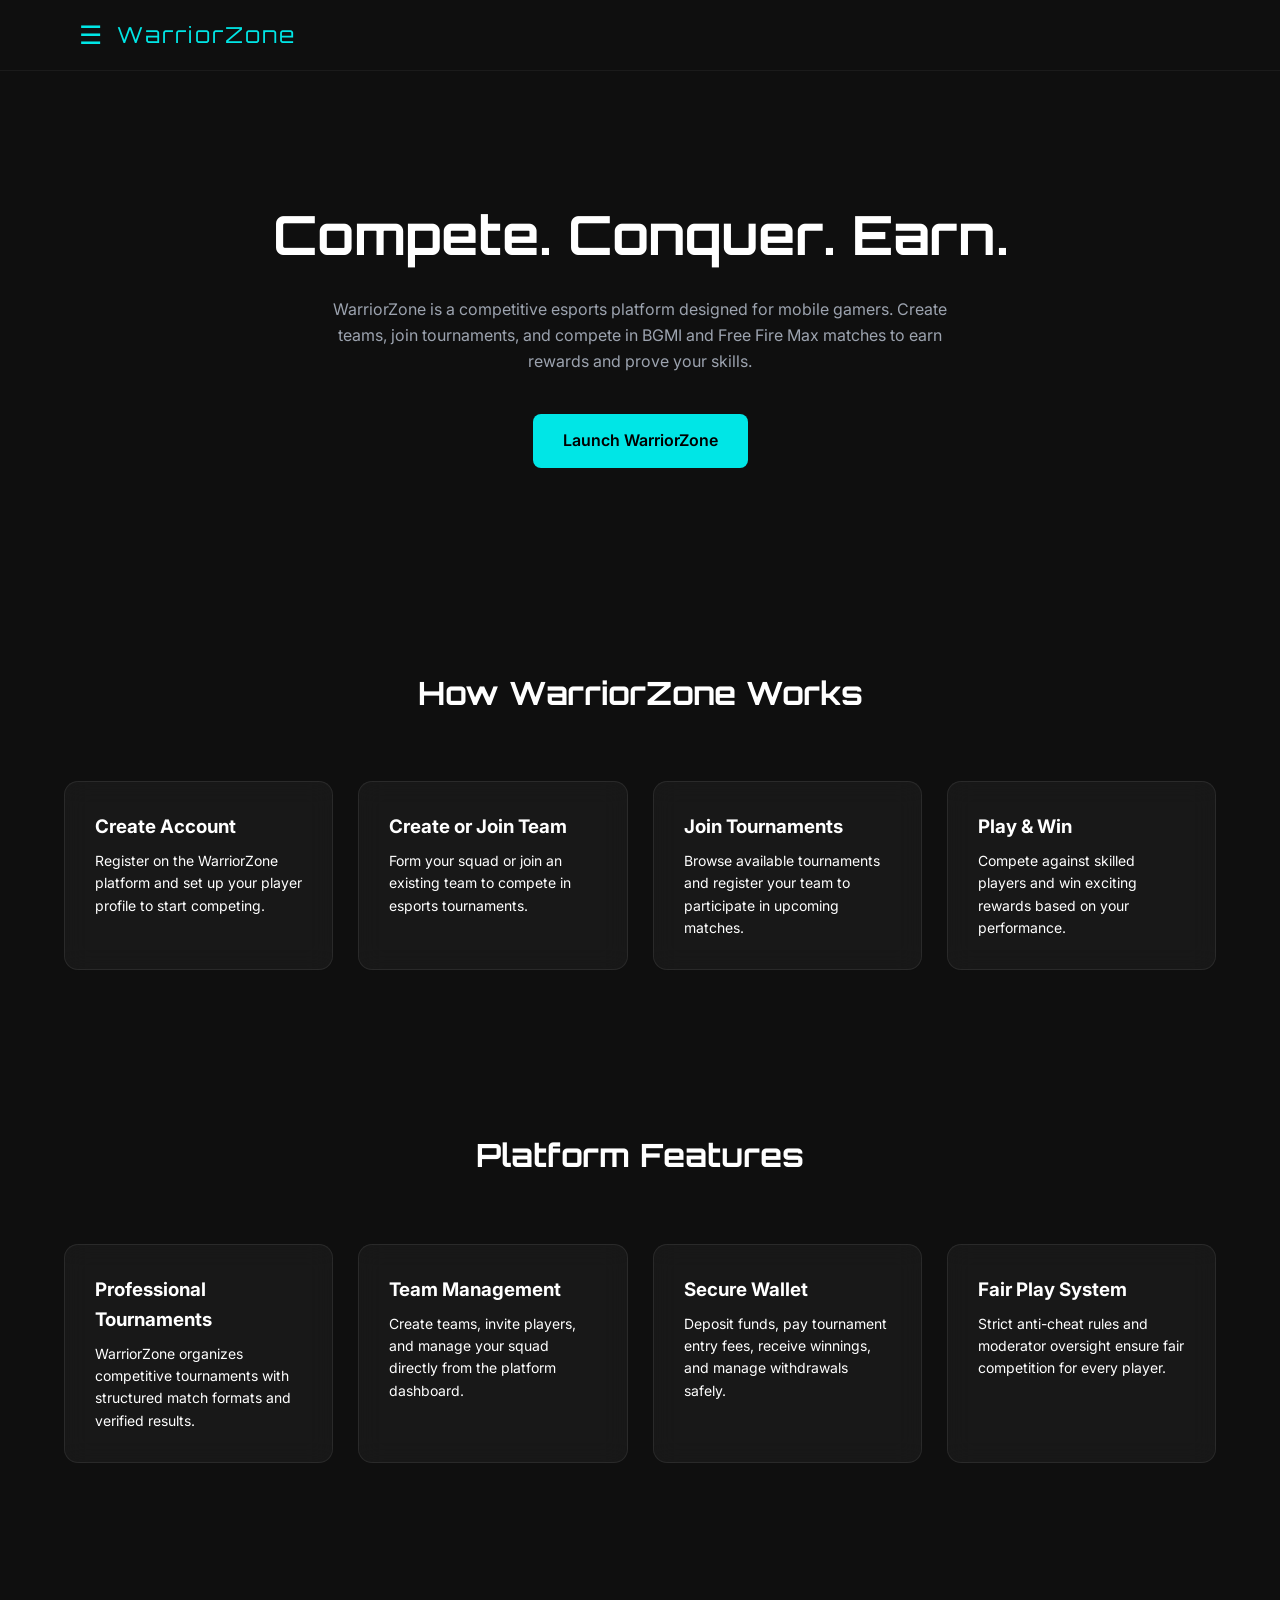
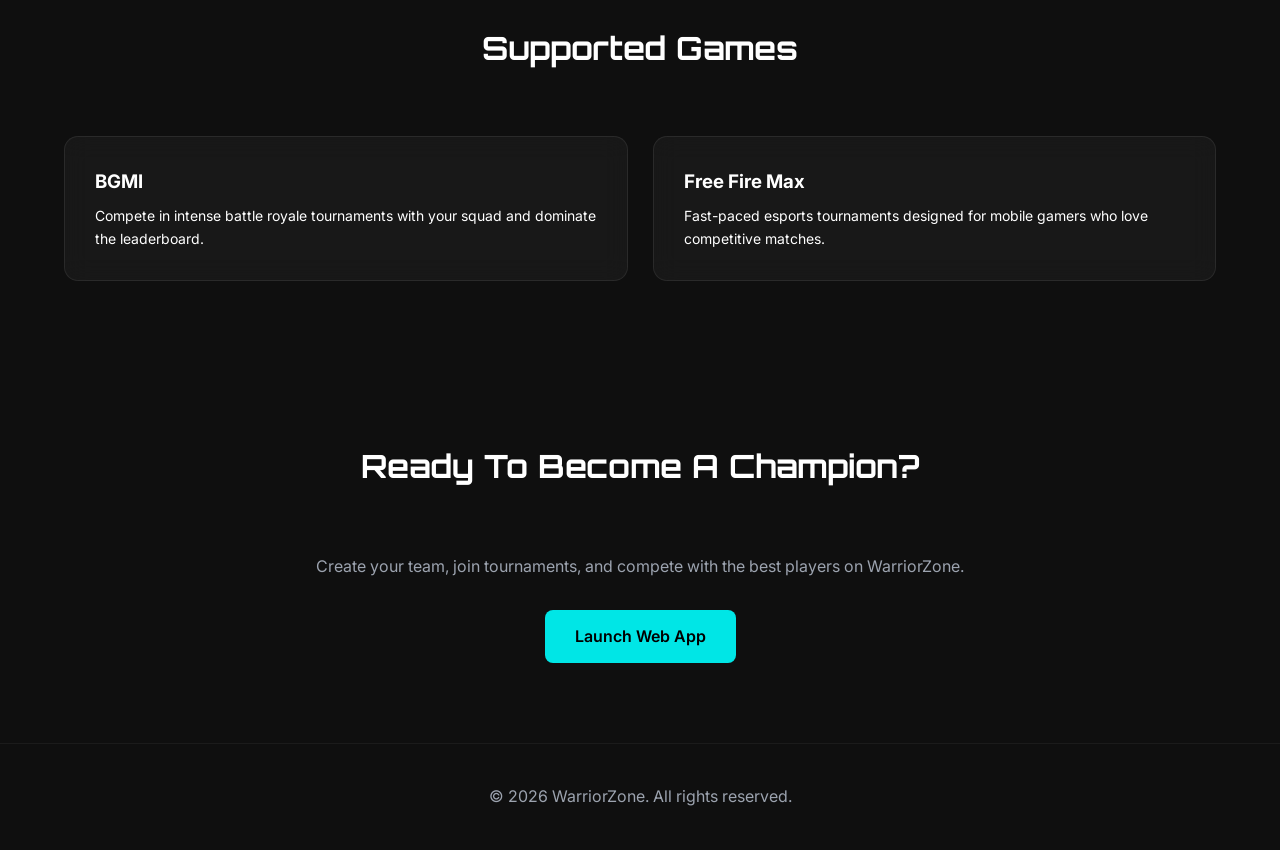
<file: index.html>
<!DOCTYPE html>
<html lang="en">

<head>

<meta charset="UTF-8">
<meta name="viewport" content="width=device-width, initial-scale=1.0">

<title>WarriorZone | Compete. Conquer. Earn.</title>
<link rel="icon" href="assets/favicon.png">
<link rel="stylesheet" href="css/styles.css">

</head>

<body>

<!-- OVERLAY (NEW) -->
<div class="overlay"></div>

<!-- SIDEBAR -->
<div class="sidebar">

<a href="index.html">Home</a>
<a href="pages/about.html">About</a>
<a href="pages/how-it-works.html">How It Works</a>
<a href="pages/features.html">Features</a>
<a href="pages/games.html">Games</a>
<a href="pages/wallet.html">Wallet</a>
<a href="pages/support.html">Support</a>
<a href="pages/fairplay.html">Fair Play</a>
<a href="pages/terms.html">Terms</a>
<a href="pages/privacy.html">Privacy</a>
<a href="pages/contact.html">Contact us</a>


</div>

<!-- NAVBAR -->
<nav class="navbar">

<div class="container nav-inner">

<div class="hamburger">&#9776;</div>

<!-- UPDATED LOGO -->
<div class="logo">
  <span class="logo-text">WarriorZone</span>
</div>

</div>

</nav>

<!-- HERO -->
<section class="hero">

<div class="container">

<h1>Compete. Conquer. Earn.</h1>

<p>
WarriorZone is a competitive esports platform designed for mobile gamers.
Create teams, join tournaments, and compete in BGMI and Free Fire Max matches
to earn rewards and prove your skills.
</p>

<a href="https://warriorzone.web.app" class="btn">Launch WarriorZone</a>

</div>

</section>

<!-- HOW IT WORKS PREVIEW -->
<section class="section">

<div class="container">

<h2 class="section-title">How WarriorZone Works</h2>

<div class="cards">

<div class="card">
<h3>Create Account</h3>
<p>
Register on the WarriorZone platform and set up your player profile to start competing.
</p>
</div>

<div class="card">
<h3>Create or Join Team</h3>
<p>
Form your squad or join an existing team to compete in esports tournaments.
</p>
</div>

<div class="card">
<h3>Join Tournaments</h3>
<p>
Browse available tournaments and register your team to participate in upcoming matches.
</p>
</div>

<div class="card">
<h3>Play & Win</h3>
<p>
Compete against skilled players and win exciting rewards based on your performance.
</p>
</div>

</div>

</div>

</section>

<!-- FEATURES -->
<section class="section">

<div class="container">

<h2 class="section-title">Platform Features</h2>

<div class="cards">

<div class="card">
<h3>Professional Tournaments</h3>
<p>
WarriorZone organizes competitive tournaments with structured match formats and verified results.
</p>
</div>

<div class="card">
<h3>Team Management</h3>
<p>
Create teams, invite players, and manage your squad directly from the platform dashboard.
</p>
</div>

<div class="card">
<h3>Secure Wallet</h3>
<p>
Deposit funds, pay tournament entry fees, receive winnings, and manage withdrawals safely.
</p>
</div>

<div class="card">
<h3>Fair Play System</h3>
<p>
Strict anti-cheat rules and moderator oversight ensure fair competition for every player.
</p>
</div>

</div>

</div>

</section>

<!-- SUPPORTED GAMES -->
<section class="section">

<div class="container">

<h2 class="section-title">Supported Games</h2>

<div class="cards">

<div class="card game-card">
<h3>BGMI</h3>
<p>
Compete in intense battle royale tournaments with your squad and dominate the leaderboard.
</p>
</div>

<div class="card game-card">
<h3>Free Fire Max</h3>
<p>
Fast-paced esports tournaments designed for mobile gamers who love competitive matches.
</p>
</div>

</div>

</div>

</section>

<!-- CALL TO ACTION -->
<section class="section">

<div class="container" style="text-align:center">

<h2 class="section-title">Ready To Become A Champion?</h2>

<p style="color:#9ca3af;margin-bottom:30px;">
Create your team, join tournaments, and compete with the best players on WarriorZone.
</p>

<a href="https://warriorzone.web.app" class="btn">Launch Web App</a>

</div>

</section>

<!-- FOOTER -->
<footer class="footer">

<div class="container">

<p>© 2026 WarriorZone. All rights reserved.</p>

</div>

</footer>

<script src="js/script.js"></script>

</body>
</html>
</file>
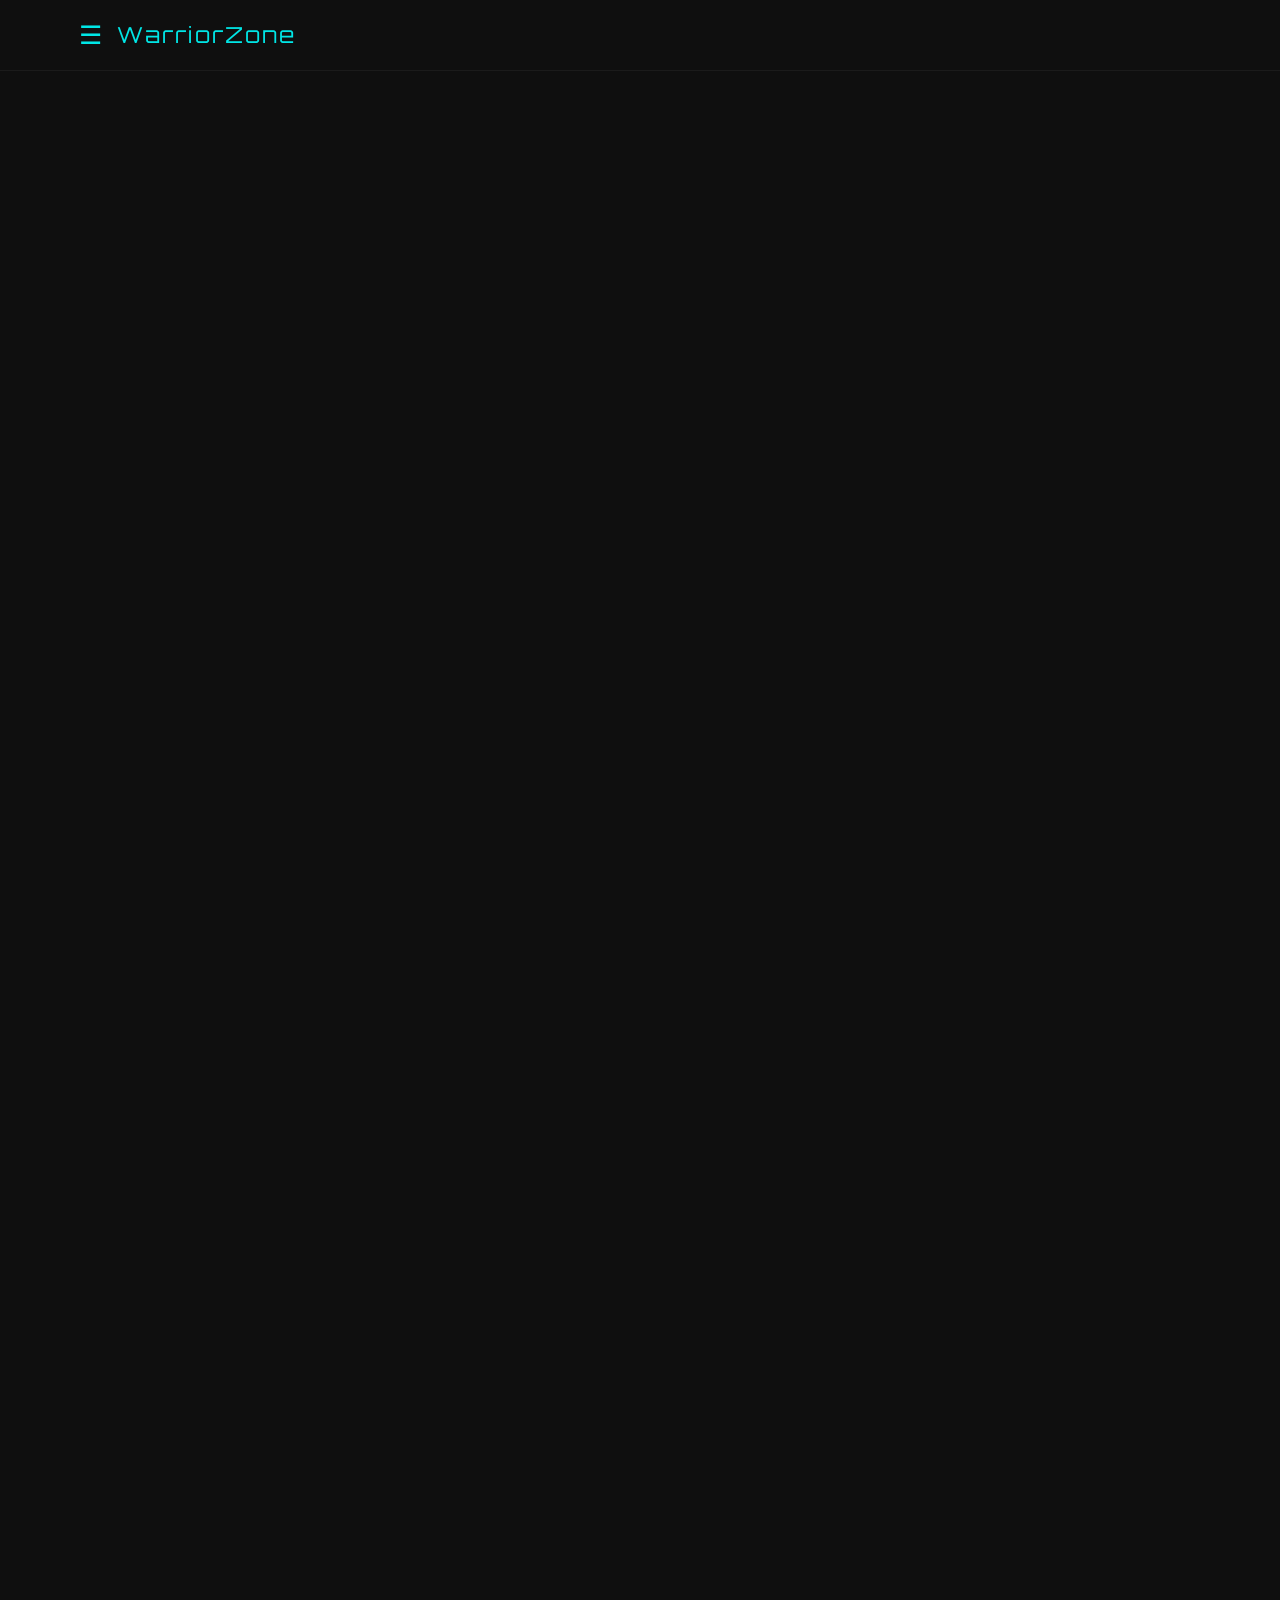
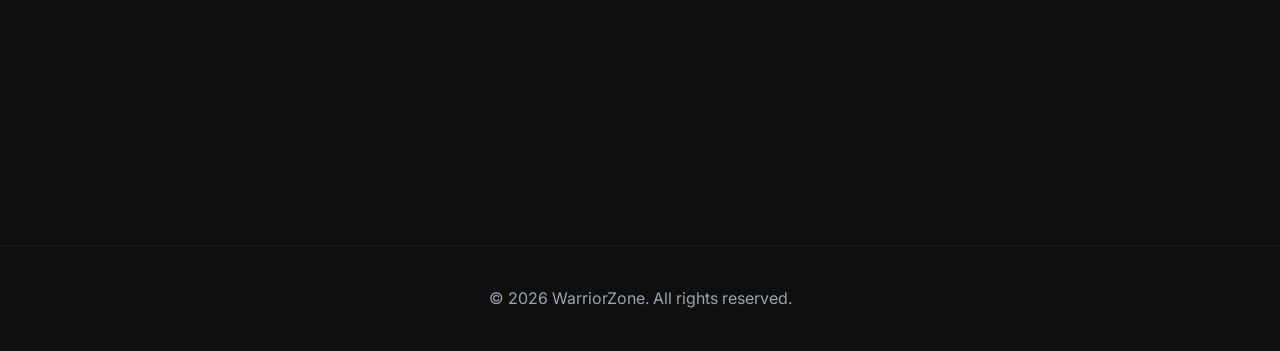
<file: pages/about.html>
<!DOCTYPE html>
<html lang="en">

<head>

<meta charset="UTF-8">
<meta name="viewport" content="width=device-width, initial-scale=1.0">

<title>About | WarriorZone</title>
<link rel="icon" href="../assets/favicon.png">

<link rel="stylesheet" href="../css/styles.css">

</head>

<body>

<!-- SIDEBAR -->

<div class="sidebar">

<a href="../index.html">Home</a>
<a href="about.html">About</a>
<a href="how-it-works.html">How It Works</a>
<a href="features.html">Features</a>
<a href="games.html">Games</a>
<a href="wallet.html">Wallet</a>
<a href="support.html">Support</a>
<a href="fairplay.html">Fair Play</a>
<a href="terms.html">Terms</a>
<a href="privacy.html">Privacy</a>
<a href="contact.html">Contact us</a>


</div>

<!-- NAVBAR -->

<nav class="navbar">

<div class="container nav-inner">

<div class="hamburger">&#9776;</div>

<!-- UPDATED LOGO -->
<div class="logo">
  <span class="logo-text">WarriorZone</span>
</div>

</div>

</nav>

<!-- PAGE HEADER -->

<section class="section">

<div class="container">

<h1 class="section-title reveal">About WarriorZone</h1>

<p class="reveal" style="text-align:center;max-width:700px;margin:auto;color:#9ca3af;margin-bottom:50px;">
WarriorZone is an esports platform designed for competitive mobile gamers.
Our mission is to provide a professional environment where players can compete,
improve their skills, and earn rewards through organized tournaments.
</p>

</div>

</section>

<!-- PLATFORM OVERVIEW -->

<section class="section">

<div class="container">

<div class="cards reveal">

<div class="card">
<h3>Competitive Esports Platform</h3>
<p>
WarriorZone connects players who are passionate about competitive gaming.
Our platform organizes tournaments for popular mobile games such as BGMI
and Free Fire Max.
</p>
</div>

<div class="card">
<h3>Community Driven Gaming</h3>
<p>
Players can create teams, invite friends, and participate in tournaments
together while building their reputation.
</p>
</div>

<div class="card">
<h3>Skill Based Competition</h3>
<p>
Our tournaments focus on skill, strategy, and teamwork with verified results.
</p>
</div>

<div class="card">
<h3>Reward Opportunities</h3>
<p>
Top players earn rewards credited to their WarriorZone wallet.
</p>
</div>

</div>

</div>

</section>

<!-- MISSION -->

<section class="section">

<div class="container">

<h2 class="section-title reveal">Our Mission</h2>

<div class="cards reveal">

<div class="card">
<h3>Promote Esports Growth</h3>
<p>
We support mobile esports by providing structured competitive tournaments.
</p>
</div>

<div class="card">
<h3>Ensure Fair Competition</h3>
<p>
Strict anti-cheat rules ensure fair and competitive gameplay.
</p>
</div>

<div class="card">
<h3>Create Opportunities</h3>
<p>
We help players grow and compete at higher levels.
</p>
</div>

</div>

</div>

</section>

<!-- DEVELOPERS -->

<section class="section">

<div class="container">

<h2 class="section-title reveal">Developers Corner</h2>

<p class="reveal" style="text-align:center;color:#9ca3af;margin-bottom:40px;">
The team behind WarriorZone bringing the platform to life.
</p>

<div class="cards reveal">

<div class="card dev-card">
<h3>Ashish</h3>
<span class="dev-role">App Developer</span>
<p>
Builds and maintains the WarriorZone mobile application.
</p>
</div>

<div class="card dev-card">
<h3>Akash</h3>
<span class="dev-role">Full Stack Developer</span>
<p>
Handles frontend, backend, and system architecture.
</p>
</div>

<div class="card dev-card">
<h3>Shree</h3>
<span class="dev-role">DevOps & Security</span>
<p>
Manages deployment, testing, and platform security.
</p>
</div>

</div>

</div>

</section>

<!-- FOOTER -->

<footer class="footer">

<div class="container">

<p>© 2026 WarriorZone. All rights reserved.</p>

</div>

</footer>

<script src="../js/script.js"></script>

</body>
</html>
</file>
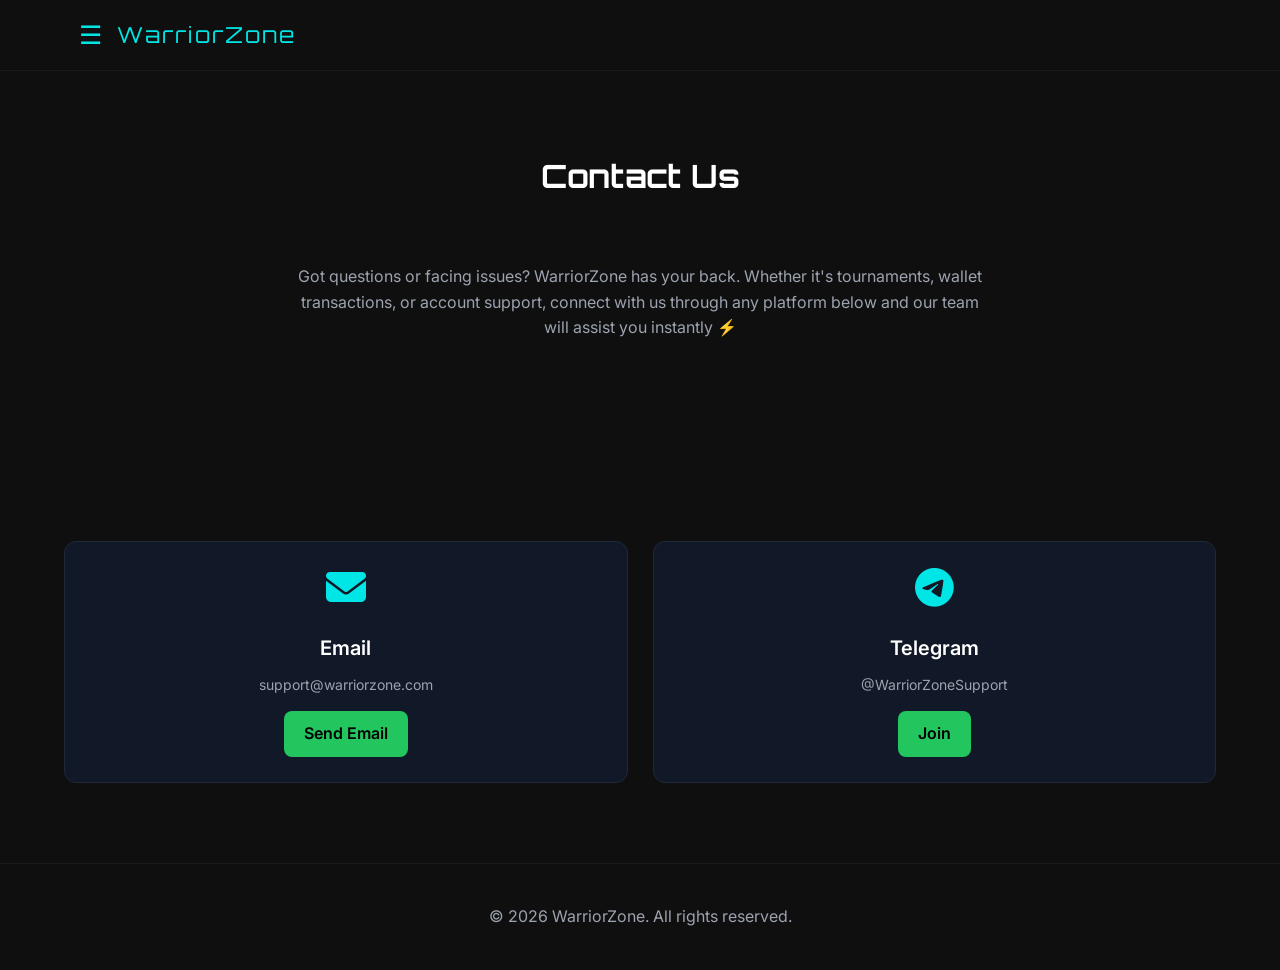
<file: pages/contact.html>
<!DOCTYPE html>
<html lang="en">

<head>

<meta charset="UTF-8">
<meta name="viewport" content="width=device-width, initial-scale=1.0">

<title>Contact Us | WarriorZone</title>

<link rel="stylesheet" href="../css/styles.css">

<!-- ✅ FONT AWESOME (REAL ICONS) -->
<link rel="stylesheet" href="https://cdnjs.cloudflare.com/ajax/libs/font-awesome/6.5.0/css/all.min.css">
<link rel="icon" href="../assets/favicon.png">

<style>

/* =========================
CONTACT PAGE
========================= */

.contact-grid {
  display: grid;
  grid-template-columns: repeat(auto-fit, minmax(250px, 1fr));
  gap: 25px;
  margin-top: 40px;
}

.contact-card {
  background: #111827;
  padding: 25px;
  border-radius: 12px;
  text-align: center;
  transition: 0.3s ease;
  border: 1px solid #1f2937;
}

.contact-card:hover {
  transform: translateY(-8px) scale(1.03);
  box-shadow: 0 0 25px rgba(0, 255, 255, 0.2);
}

/* ICONS */
.contact-icon i {
  font-size: 40px;
  color: #00E6E6;
  margin-bottom: 15px;
  transition: 0.3s;
}

.contact-card:hover .contact-icon i {
  transform: scale(1.2);
}

/* BRAND COLORS */
.contact-card:nth-child(1):hover i {
  color: #EA4335;
}

.contact-card:nth-child(2):hover i {
  color: #25D366;
}

.contact-card:nth-child(3):hover i {
  color: #0088cc;
}

.contact-title {
  font-size: 20px;
  font-weight: 600;
  margin-bottom: 10px;
}

.contact-info {
  color: #9ca3af;
  word-break: break-all;
}

.contact-btn {
  display: inline-block;
  margin-top: 15px;
  padding: 10px 20px;
  border-radius: 8px;
  background: #22c55e;
  color: #000;
  text-decoration: none;
  font-weight: 600;
  transition: 0.3s;
}

.contact-btn:hover {
  background: #16a34a;
  transform: scale(1.05);
}

</style>

</head>

<body>

<!-- SIDEBAR -->
<div class="sidebar">
<a href="../index.html">Home</a>
<a href="about.html">About</a>
<a href="how-it-works.html">How It Works</a>
<a href="features.html">Features</a>
<a href="games.html">Games</a>
<a href="wallet.html">Wallet</a>
<a href="support.html">Support</a>
<a href="contact.html">Contact</a>
<a href="fairplay.html">Fair Play</a>
<a href="terms.html">Terms</a>
<a href="privacy.html">Privacy</a>
</div>

<div class="overlay"></div>

<!-- NAVBAR -->
<nav class="navbar">
<div class="container nav-inner">

<div class="hamburger">&#9776;</div>

<div class="logo">
  <span class="logo-text">WarriorZone</span>
</div>

</div>
</nav>

<!-- HEADER -->
<section class="section">
<div class="container">

<h1 class="section-title">Contact Us</h1>

<p style="text-align:center;max-width:700px;margin:auto;color:#9ca3af;">
<p style="text-align:center;max-width:700px;margin:auto;color:#9ca3af;">
Got questions or facing issues? WarriorZone has your back.
 Whether it's tournaments, wallet transactions, or account support, connect with us through any platform below and our team will assist you instantly ⚡
</p>

</p>

</div>
</section>

<!-- CONTACT OPTIONS -->
<section class="section">
<div class="container">

<div class="contact-grid">

<!-- EMAIL -->
<div class="contact-card">
<div class="contact-icon">
<i class="fa-solid fa-envelope"></i>
</div>
<div class="contact-title">Email</div>
<div class="contact-info">support@warriorzone.com</div>
<a href="mailto:support@warriorzone.com" class="contact-btn">Send Email</a>
</div>

<!-- WHATSAPP -->
<!-- <div class="contact-card">
<div class="contact-icon">
<i class="fa-brands fa-whatsapp"></i>
</div>
<div class="contact-title">WhatsApp</div>
<div class="contact-info">+91 9876543210</div>
<a href="https://wa.me/" target="_blank" class="contact-btn">Chat Now</a>
</div> -->

<!-- TELEGRAM -->
<div class="contact-card">
<div class="contact-icon">
<i class="fa-brands fa-telegram"></i>
</div>
<div class="contact-title">Telegram</div>
<div class="contact-info">@WarriorZoneSupport</div>
<a href="https://t.me/WarriorZoneSupport" target="_blank" class="contact-btn">Join</a>
</div>

</div>

</div>
</section>

<!-- FOOTER -->
<footer class="footer">
<div class="container">
<p>© 2026 WarriorZone. All rights reserved.</p>
</div>
</footer>

<script src="../js/script.js"></script>

</body>
</html>
</file>
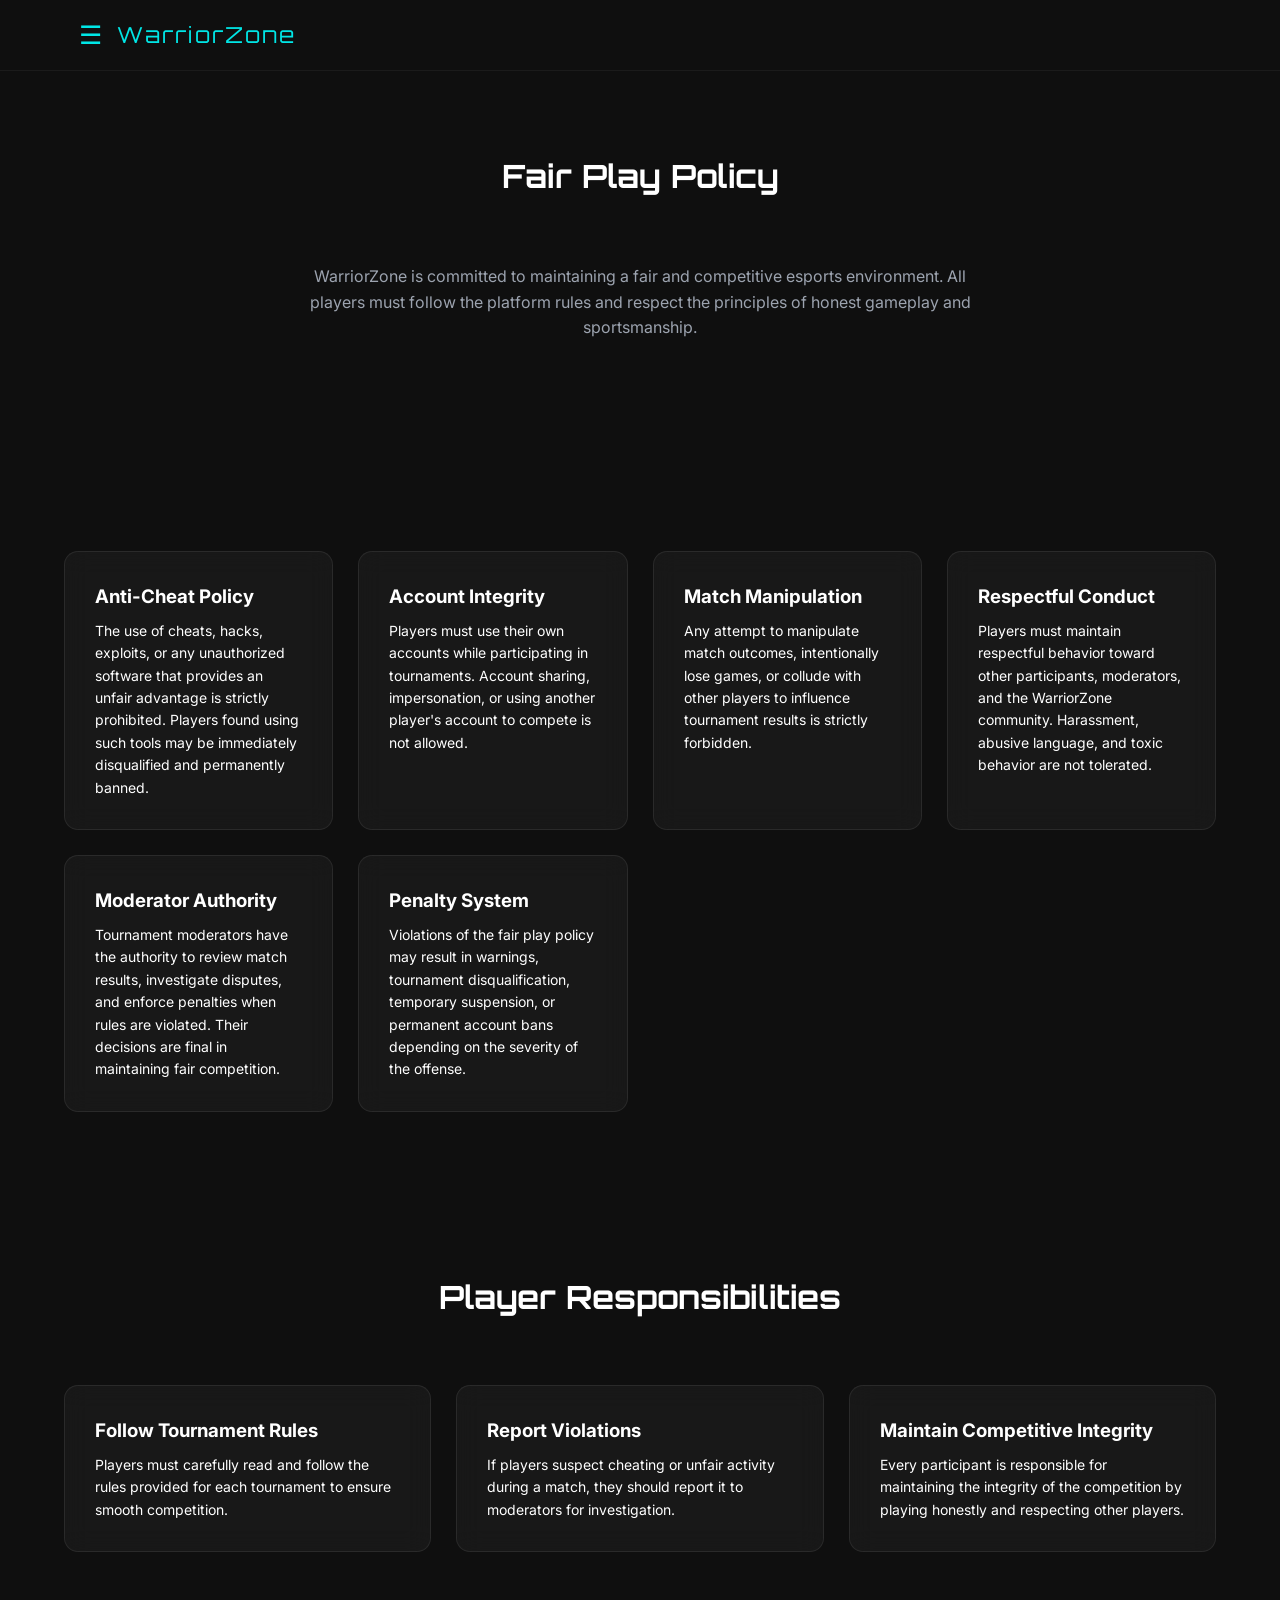
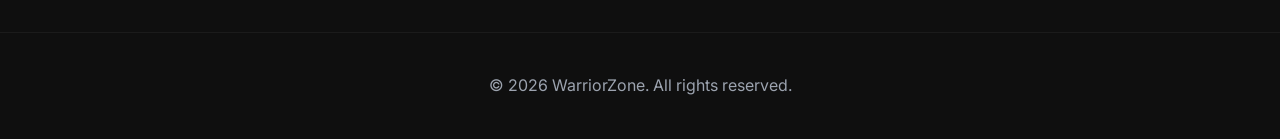
<file: pages/fairplay.html>
<!DOCTYPE html>
<html lang="en">

<head>

<meta charset="UTF-8">
<meta name="viewport" content="width=device-width, initial-scale=1.0">

<title>Fair Play | WarriorZone</title>
<link rel="icon" href="../assets/favicon.png">

<link rel="stylesheet" href="../css/styles.css">

</head>

<body>

<!-- SIDEBAR -->

<div class="sidebar">

<a href="../index.html">Home</a>
<a href="about.html">About</a>
<a href="how-it-works.html">How It Works</a>
<a href="features.html">Features</a>
<a href="games.html">Games</a>
<a href="wallet.html">Wallet</a>
<a href="support.html">Support</a>
<a href="fairplay.html">Fair Play</a>
<a href="terms.html">Terms</a>
<a href="privacy.html">Privacy</a>
<a href="contact.html">Contact us</a>


</div>

<!-- NAVBAR -->

<nav class="navbar">

<div class="container nav-inner">

<div class="hamburger">&#9776;</div>

<!-- UPDATED LOGO -->
<div class="logo">
  <span class="logo-text">WarriorZone</span>
</div>

</div>

</nav>

<!-- PAGE HEADER -->

<section class="section">

<div class="container">

<h1 class="section-title">Fair Play Policy</h1>

<p style="text-align:center;max-width:700px;margin:auto;color:#9ca3af;margin-bottom:50px;">
WarriorZone is committed to maintaining a fair and competitive esports
environment. All players must follow the platform rules and respect the
principles of honest gameplay and sportsmanship.
</p>

</div>

</section>

<!-- FAIR PLAY RULES -->

<section class="section">

<div class="container">

<div class="cards">

<div class="card">
<h3>Anti-Cheat Policy</h3>
<p>
The use of cheats, hacks, exploits, or any unauthorized software that
provides an unfair advantage is strictly prohibited. Players found using
such tools may be immediately disqualified and permanently banned.
</p>
</div>

<div class="card">
<h3>Account Integrity</h3>
<p>
Players must use their own accounts while participating in tournaments.
Account sharing, impersonation, or using another player's account
to compete is not allowed.
</p>
</div>

<div class="card">
<h3>Match Manipulation</h3>
<p>
Any attempt to manipulate match outcomes, intentionally lose games,
or collude with other players to influence tournament results is
strictly forbidden.
</p>
</div>

<div class="card">
<h3>Respectful Conduct</h3>
<p>
Players must maintain respectful behavior toward other participants,
moderators, and the WarriorZone community. Harassment, abusive
language, and toxic behavior are not tolerated.
</p>
</div>

<div class="card">
<h3>Moderator Authority</h3>
<p>
Tournament moderators have the authority to review match results,
investigate disputes, and enforce penalties when rules are violated.
Their decisions are final in maintaining fair competition.
</p>
</div>

<div class="card">
<h3>Penalty System</h3>
<p>
Violations of the fair play policy may result in warnings, tournament
disqualification, temporary suspension, or permanent account bans
depending on the severity of the offense.
</p>
</div>

</div>

</div>

</section>

<!-- PLAYER RESPONSIBILITY -->

<section class="section">

<div class="container">

<h2 class="section-title">Player Responsibilities</h2>

<div class="cards">

<div class="card">
<h3>Follow Tournament Rules</h3>
<p>
Players must carefully read and follow the rules provided for each
tournament to ensure smooth competition.
</p>
</div>

<div class="card">
<h3>Report Violations</h3>
<p>
If players suspect cheating or unfair activity during a match, they
should report it to moderators for investigation.
</p>
</div>

<div class="card">
<h3>Maintain Competitive Integrity</h3>
<p>
Every participant is responsible for maintaining the integrity of
the competition by playing honestly and respecting other players.
</p>
</div>

</div>

</div>

</section>

<!-- FOOTER -->

<footer class="footer">

<div class="container">

<p>© 2026 WarriorZone. All rights reserved.</p>

</div>

</footer>

<script src="../js/script.js"></script>

</body>

</html>
</file>
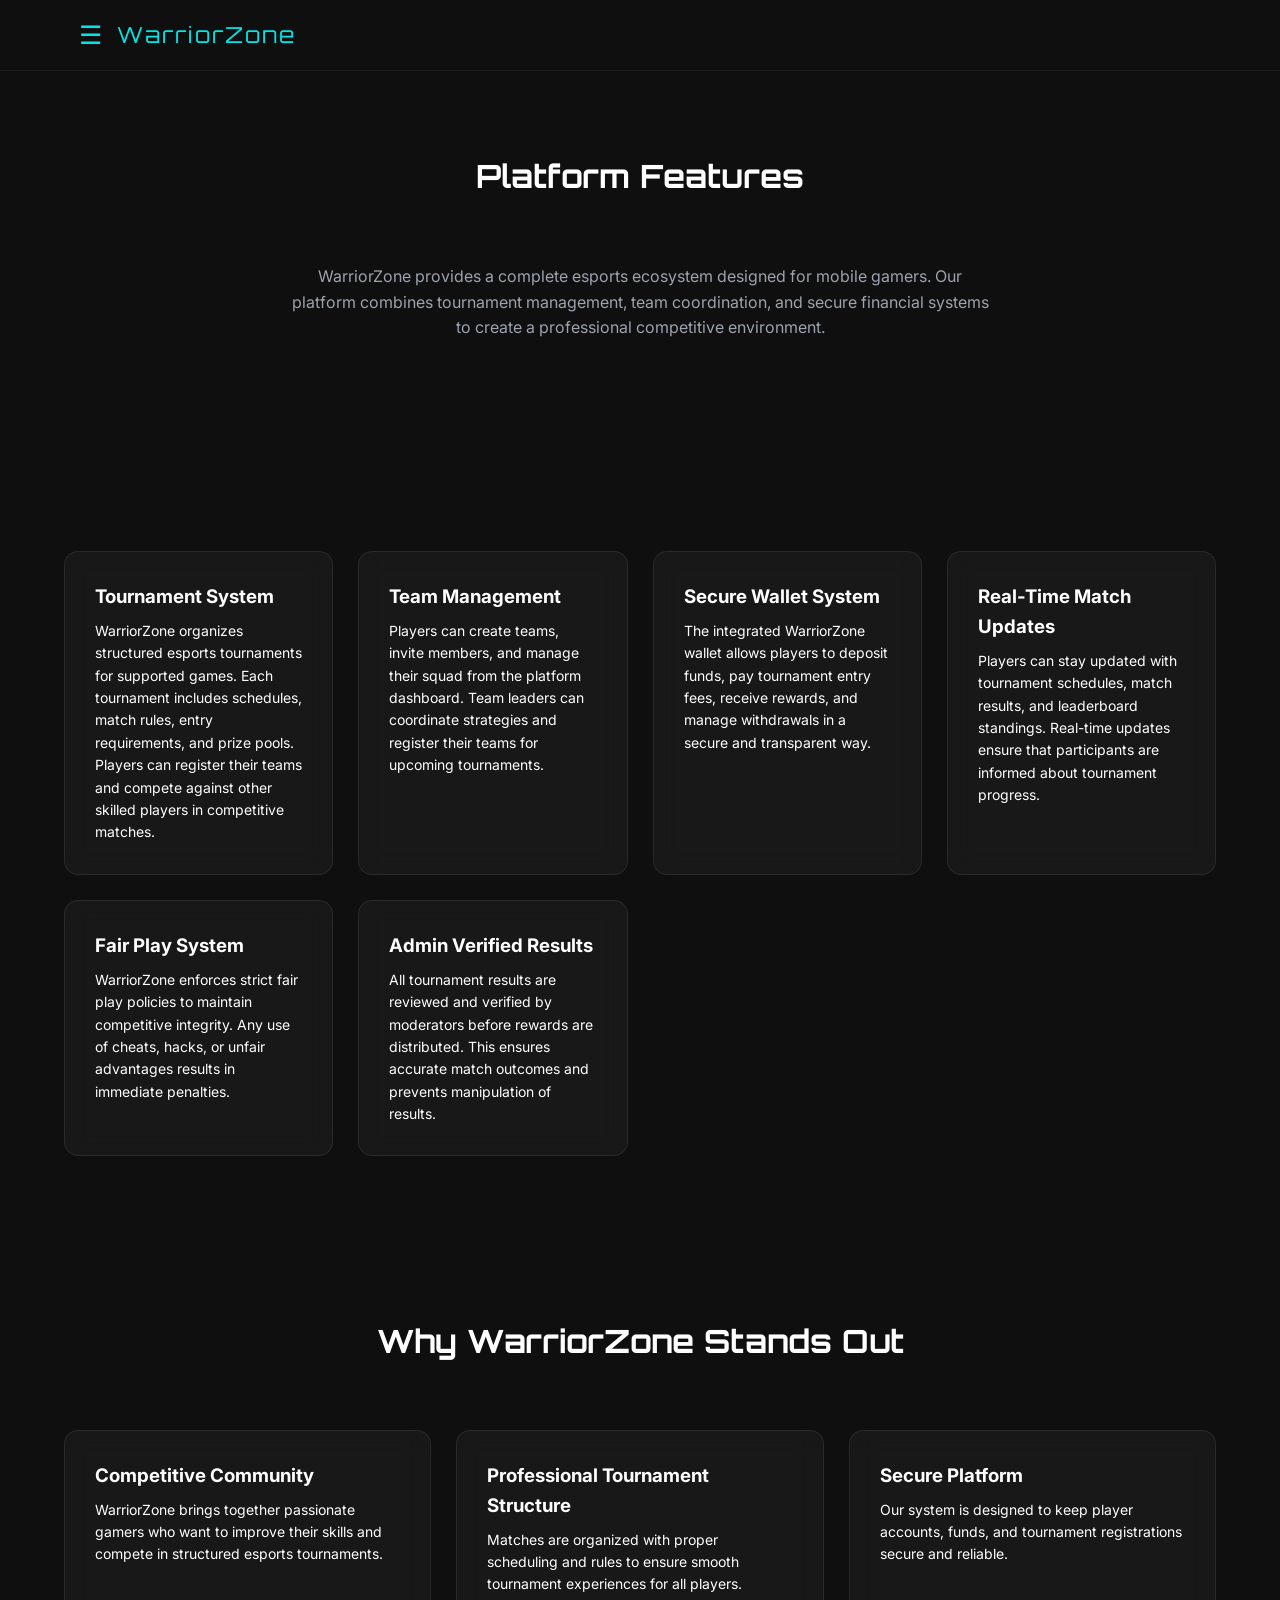
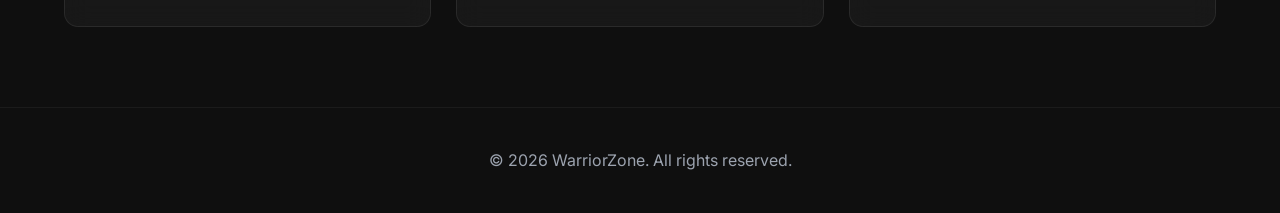
<file: pages/features.html>
<!DOCTYPE html>
<html lang="en">

<head>

<meta charset="UTF-8">
<meta name="viewport" content="width=device-width, initial-scale=1.0">

<title>Features | WarriorZone</title>
<link rel="icon" href="../assets/favicon.png">

<link rel="stylesheet" href="../css/styles.css">

</head>

<body>

<!-- SIDEBAR -->

<div class="sidebar">

<a href="../index.html">Home</a>
<a href="about.html">About</a>
<a href="how-it-works.html">How It Works</a>
<a href="features.html">Features</a>
<a href="games.html">Games</a>
<a href="wallet.html">Wallet</a>
<a href="support.html">Support</a>
<a href="fairplay.html">Fair Play</a>
<a href="terms.html">Terms</a>
<a href="privacy.html">Privacy</a>
<a href="contact.html">Contact us</a>


</div>

<!-- NAVBAR -->

<nav class="navbar">

<div class="container nav-inner">

<div class="hamburger">&#9776;</div>

<!-- UPDATED LOGO -->
<div class="logo">
  <span class="logo-text">WarriorZone</span>
</div>

</div>

</nav>

<!-- PAGE HEADER -->

<section class="section">

<div class="container">

<h1 class="section-title">Platform Features</h1>

<p style="text-align:center;max-width:700px;margin:auto;color:#9ca3af;margin-bottom:50px;">
WarriorZone provides a complete esports ecosystem designed for mobile gamers.
Our platform combines tournament management, team coordination, and secure
financial systems to create a professional competitive environment.
</p>

</div>

</section>

<!-- FEATURES GRID -->

<section class="section">

<div class="container">

<div class="cards">

<div class="card">
<h3>Tournament System</h3>
<p>
WarriorZone organizes structured esports tournaments for supported games.
Each tournament includes schedules, match rules, entry requirements, and
prize pools. Players can register their teams and compete against other
skilled players in competitive matches.
</p>
</div>

<div class="card">
<h3>Team Management</h3>
<p>
Players can create teams, invite members, and manage their squad from the
platform dashboard. Team leaders can coordinate strategies and register
their teams for upcoming tournaments.
</p>
</div>

<div class="card">
<h3>Secure Wallet System</h3>
<p>
The integrated WarriorZone wallet allows players to deposit funds, pay
tournament entry fees, receive rewards, and manage withdrawals in a
secure and transparent way.
</p>
</div>

<div class="card">
<h3>Real-Time Match Updates</h3>
<p>
Players can stay updated with tournament schedules, match results,
and leaderboard standings. Real-time updates ensure that participants
are informed about tournament progress.
</p>
</div>

<div class="card">
<h3>Fair Play System</h3>
<p>
WarriorZone enforces strict fair play policies to maintain competitive
integrity. Any use of cheats, hacks, or unfair advantages results
in immediate penalties.
</p>
</div>

<div class="card">
<h3>Admin Verified Results</h3>
<p>
All tournament results are reviewed and verified by moderators before
rewards are distributed. This ensures accurate match outcomes and
prevents manipulation of results.
</p>
</div>

</div>

</div>

</section>

<!-- ADDITIONAL BENEFITS -->

<section class="section">

<div class="container">

<h2 class="section-title">Why WarriorZone Stands Out</h2>

<div class="cards">

<div class="card">
<h3>Competitive Community</h3>
<p>
WarriorZone brings together passionate gamers who want to improve
their skills and compete in structured esports tournaments.
</p>
</div>

<div class="card">
<h3>Professional Tournament Structure</h3>
<p>
Matches are organized with proper scheduling and rules to ensure
smooth tournament experiences for all players.
</p>
</div>

<div class="card">
<h3>Secure Platform</h3>
<p>
Our system is designed to keep player accounts, funds, and tournament
registrations secure and reliable.
</p>
</div>

</div>

</div>

</section>

<!-- FOOTER -->

<footer class="footer">

<div class="container">

<p>© 2026 WarriorZone. All rights reserved.</p>

</div>

</footer>

<script src="../js/script.js"></script>

</body>

</html>
</file>
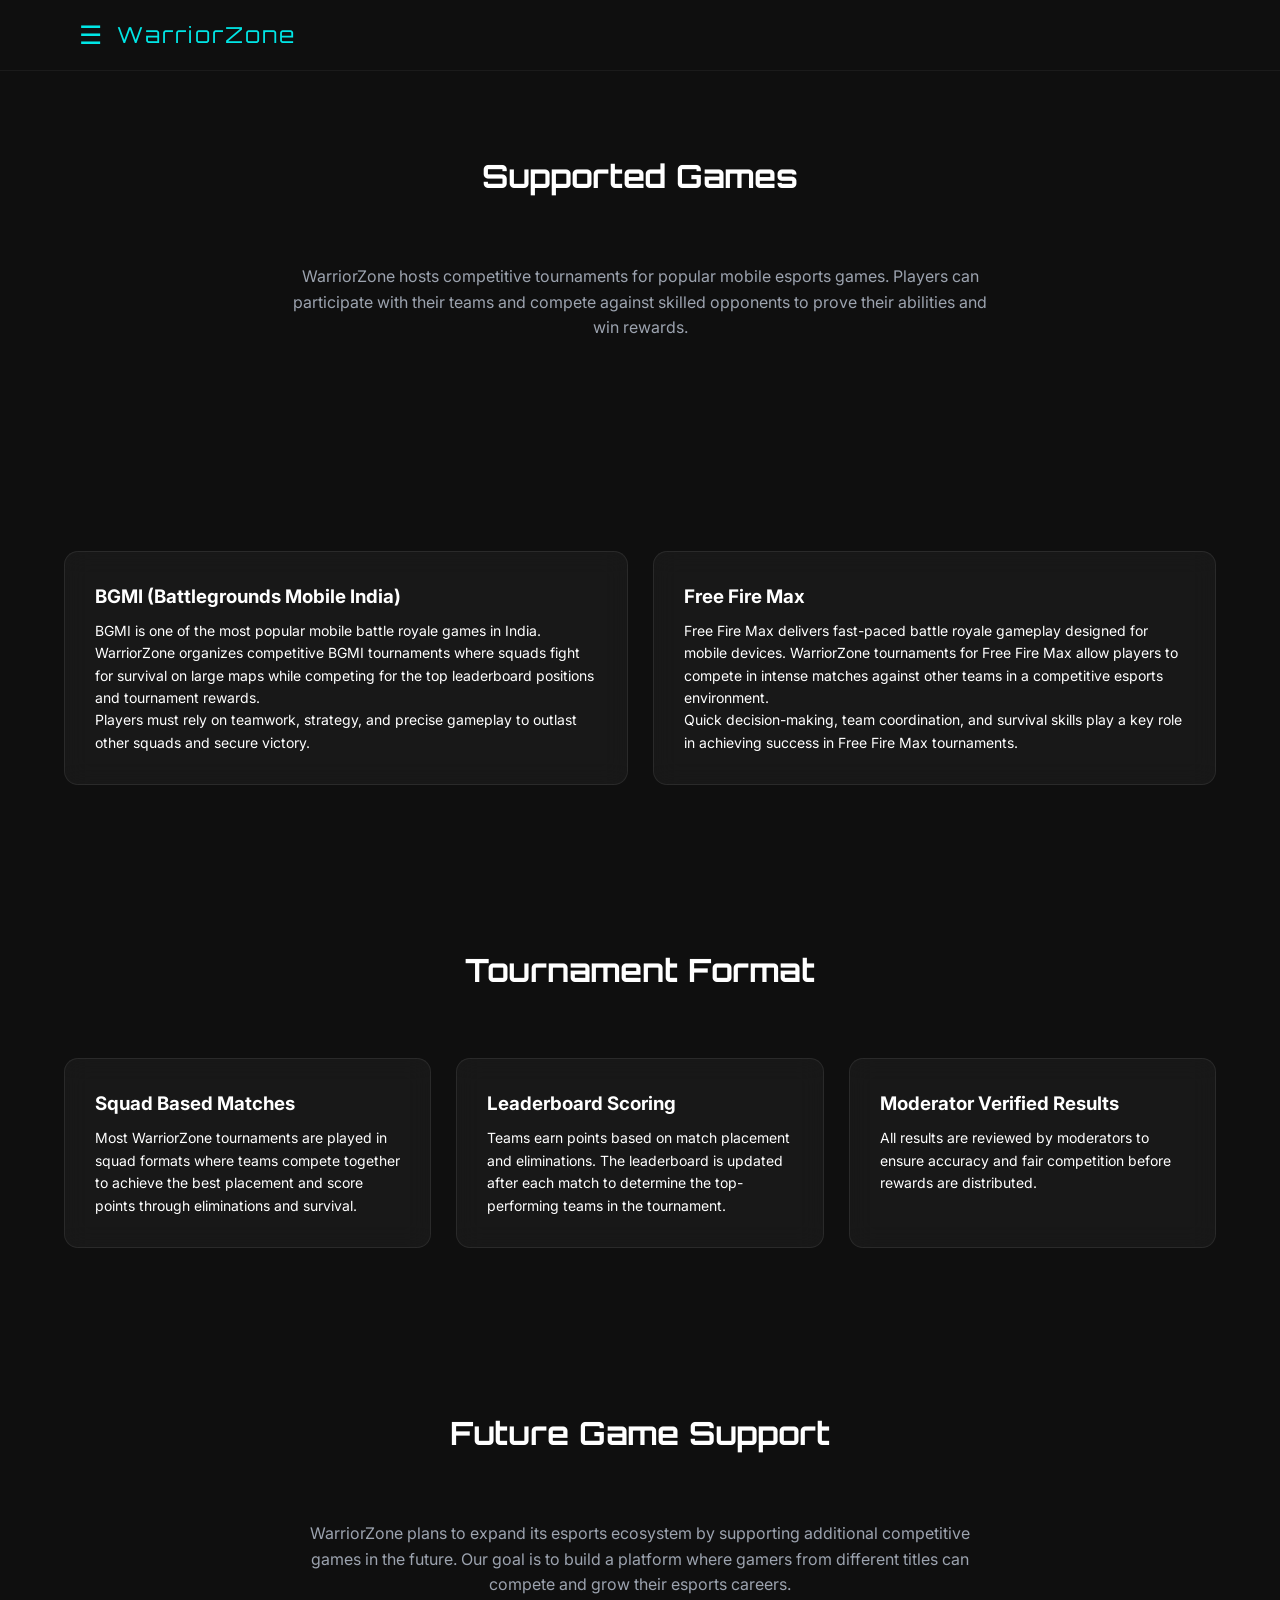
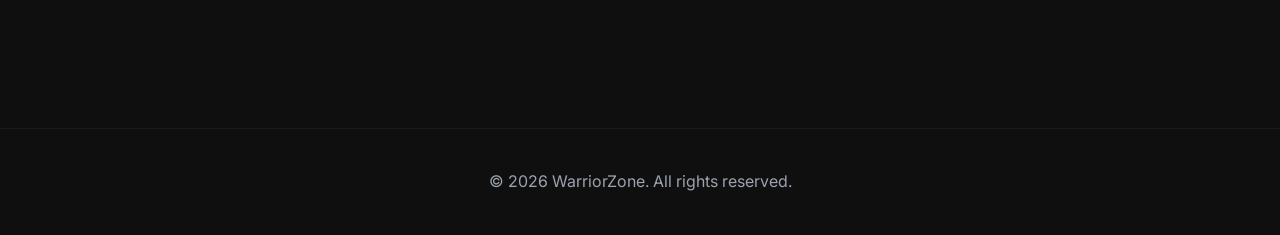
<file: pages/games.html>
<!DOCTYPE html>
<html lang="en">

<head>

<meta charset="UTF-8">
<meta name="viewport" content="width=device-width, initial-scale=1.0">

<title>Games | WarriorZone</title>
<link rel="icon" href="../assets/favicon.png">

<link rel="stylesheet" href="../css/styles.css">

</head>

<body>

<!-- SIDEBAR -->

<div class="sidebar">

<a href="../index.html">Home</a>
<a href="about.html">About</a>
<a href="how-it-works.html">How It Works</a>
<a href="features.html">Features</a>
<a href="games.html">Games</a>
<a href="wallet.html">Wallet</a>
<a href="support.html">Support</a>
<a href="fairplay.html">Fair Play</a>
<a href="terms.html">Terms</a>
<a href="privacy.html">Privacy</a>
<a href="contact.html">Contact us</a>


</div>

<!-- NAVBAR -->

<nav class="navbar">

<div class="container nav-inner">

<div class="hamburger">&#9776;</div>

<!-- UPDATED LOGO -->
<div class="logo">
  <span class="logo-text">WarriorZone</span>
</div>

</div>

</nav>

<!-- PAGE HEADER -->

<section class="section">

<div class="container">

<h1 class="section-title">Supported Games</h1>

<p style="text-align:center;max-width:700px;margin:auto;color:#9ca3af;margin-bottom:50px;">
WarriorZone hosts competitive tournaments for popular mobile esports games.
Players can participate with their teams and compete against skilled opponents
to prove their abilities and win rewards.
</p>

</div>

</section>

<!-- GAMES SECTION -->

<section class="section">

<div class="container">

<div class="cards">

<div class="card game-card">

<h3>BGMI (Battlegrounds Mobile India)</h3>

<p>
BGMI is one of the most popular mobile battle royale games in India.
WarriorZone organizes competitive BGMI tournaments where squads fight
for survival on large maps while competing for the top leaderboard
positions and tournament rewards.
</p>

<p>
Players must rely on teamwork, strategy, and precise gameplay to
outlast other squads and secure victory.
</p>

</div>

<div class="card game-card">

<h3>Free Fire Max</h3>

<p>
Free Fire Max delivers fast-paced battle royale gameplay designed
for mobile devices. WarriorZone tournaments for Free Fire Max
allow players to compete in intense matches against other teams
in a competitive esports environment.
</p>

<p>
Quick decision-making, team coordination, and survival skills
play a key role in achieving success in Free Fire Max tournaments.
</p>

</div>

</div>

</div>

</section>

<!-- TOURNAMENT FORMAT -->

<section class="section">

<div class="container">

<h2 class="section-title">Tournament Format</h2>

<div class="cards">

<div class="card">
<h3>Squad Based Matches</h3>
<p>
Most WarriorZone tournaments are played in squad formats where
teams compete together to achieve the best placement and score
points through eliminations and survival.
</p>
</div>

<div class="card">
<h3>Leaderboard Scoring</h3>
<p>
Teams earn points based on match placement and eliminations.
The leaderboard is updated after each match to determine
the top-performing teams in the tournament.
</p>
</div>

<div class="card">
<h3>Moderator Verified Results</h3>
<p>
All results are reviewed by moderators to ensure accuracy
and fair competition before rewards are distributed.
</p>
</div>

</div>

</div>

</section>

<!-- FUTURE GAMES -->

<section class="section">

<div class="container">

<h2 class="section-title">Future Game Support</h2>

<p style="text-align:center;max-width:700px;margin:auto;color:#9ca3af;margin-bottom:50px;">
WarriorZone plans to expand its esports ecosystem by supporting
additional competitive games in the future. Our goal is to build
a platform where gamers from different titles can compete and
grow their esports careers.
</p>

</div>

</section>

<!-- FOOTER -->

<footer class="footer">

<div class="container">

<p>© 2026 WarriorZone. All rights reserved.</p>

</div>

</footer>

<script src="../js/script.js"></script>

</body>

</html>
</file>
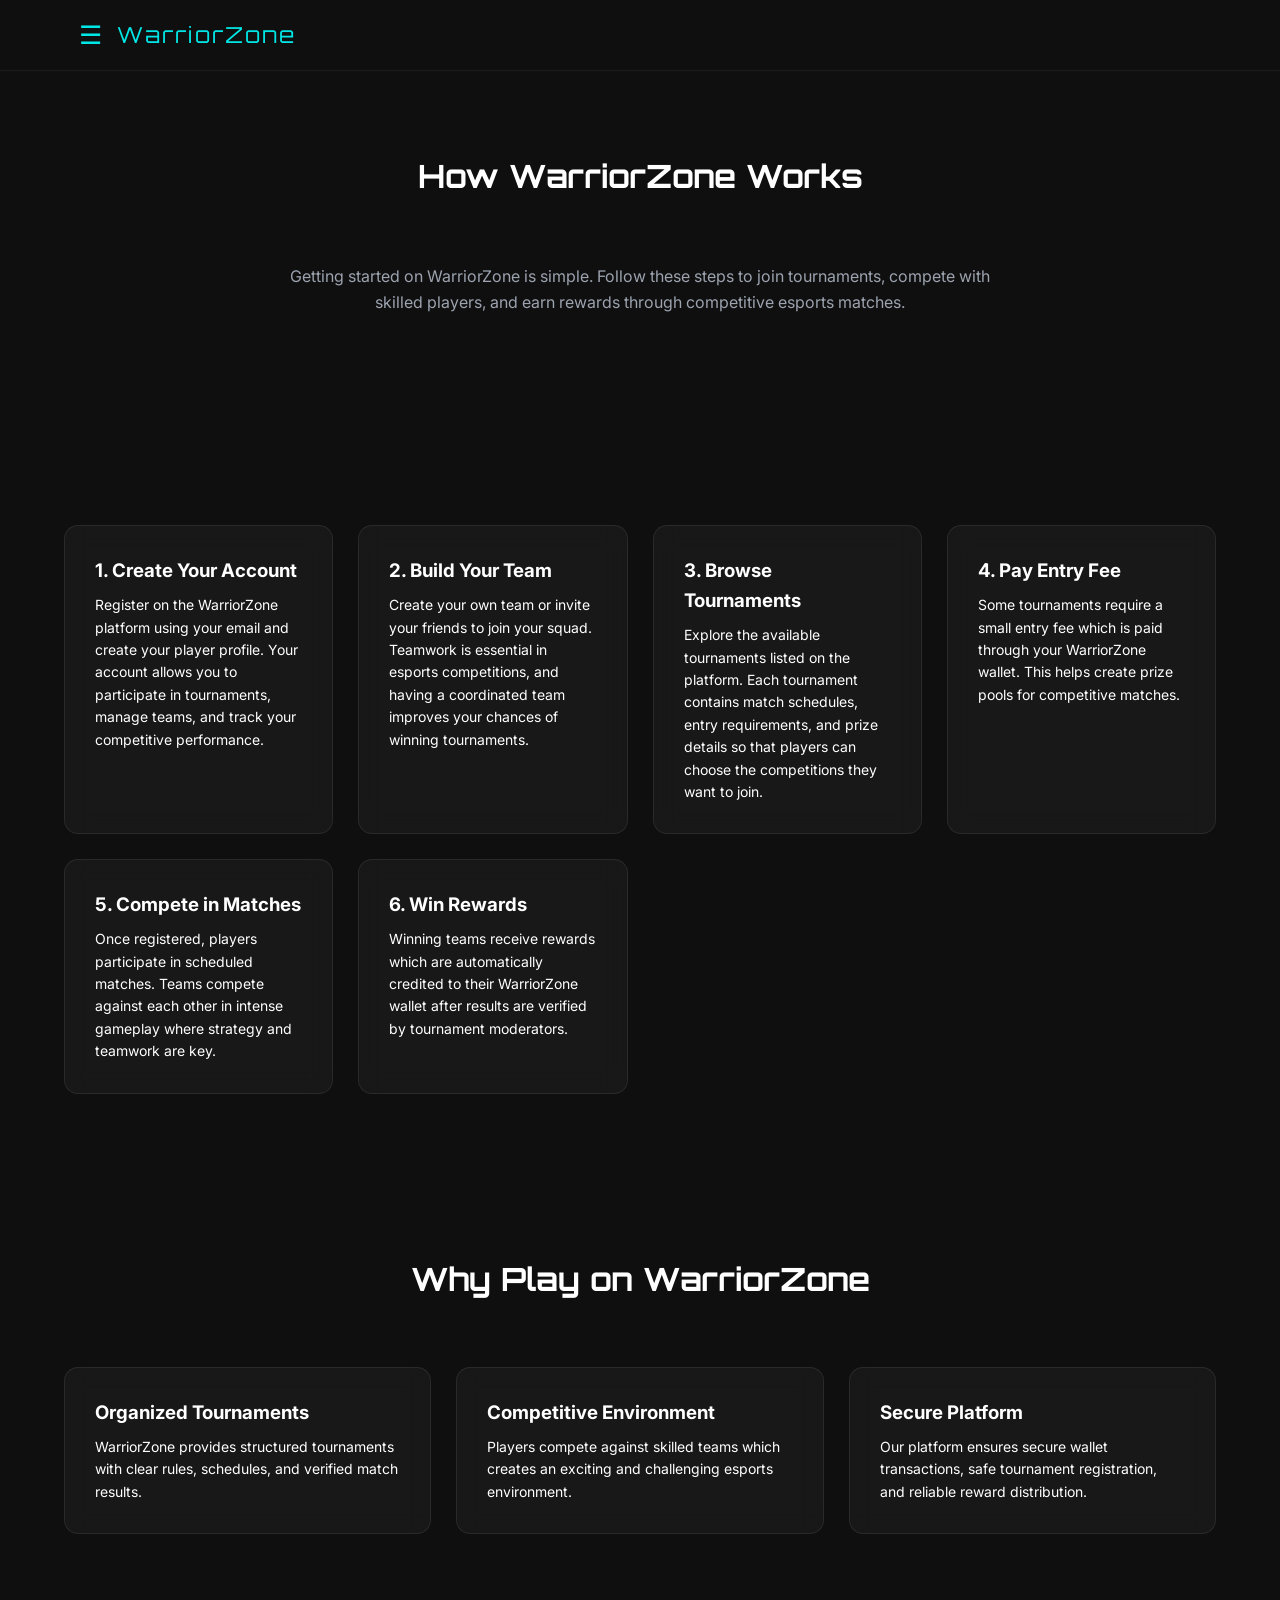
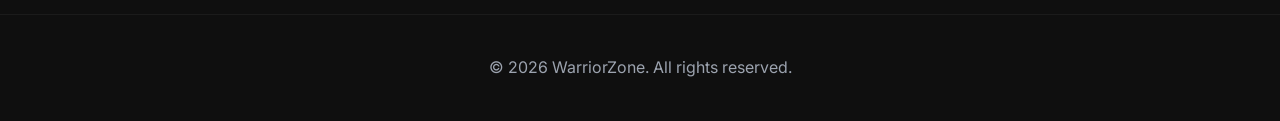
<file: pages/how-it-works.html>
<!DOCTYPE html>
<html lang="en">

<head>

<meta charset="UTF-8">
<meta name="viewport" content="width=device-width, initial-scale=1.0">

<title>How It Works | WarriorZone</title>
<link rel="icon" href="../assets/favicon.png">

<link rel="stylesheet" href="../css/styles.css">

</head>

<body>

<!-- SIDEBAR -->

<div class="sidebar">

<a href="../index.html">Home</a>
<a href="about.html">About</a>
<a href="how-it-works.html">How It Works</a>
<a href="features.html">Features</a>
<a href="games.html">Games</a>
<a href="wallet.html">Wallet</a>
<a href="support.html">Support</a>
<a href="fairplay.html">Fair Play</a>
<a href="terms.html">Terms</a>
<a href="privacy.html">Privacy</a>
<a href="contact.html">Contact us</a>


</div>

<!-- NAVBAR -->

<nav class="navbar">

<div class="container nav-inner">

<div class="hamburger">&#9776;</div>

<!-- UPDATED LOGO -->
<div class="logo">
  <span class="logo-text">WarriorZone</span>
</div>

</div>

</nav>

<!-- PAGE HEADER -->

<section class="section">

<div class="container">

<h1 class="section-title">How WarriorZone Works</h1>

<p style="text-align:center;max-width:700px;margin:auto;color:#9ca3af;margin-bottom:50px;">
Getting started on WarriorZone is simple. Follow these steps to join tournaments,
compete with skilled players, and earn rewards through competitive esports matches.
</p>

</div>

</section>

<!-- STEPS SECTION -->

<section class="section">

<div class="container">

<div class="cards">

<div class="card">
<h3>1. Create Your Account</h3>
<p>
Register on the WarriorZone platform using your email and create your player
profile. Your account allows you to participate in tournaments, manage teams,
and track your competitive performance.
</p>
</div>

<div class="card">
<h3>2. Build Your Team</h3>
<p>
Create your own team or invite your friends to join your squad. Teamwork is
essential in esports competitions, and having a coordinated team improves
your chances of winning tournaments.
</p>
</div>

<div class="card">
<h3>3. Browse Tournaments</h3>
<p>
Explore the available tournaments listed on the platform. Each tournament
contains match schedules, entry requirements, and prize details so that
players can choose the competitions they want to join.
</p>
</div>

<div class="card">
<h3>4. Pay Entry Fee</h3>
<p>
Some tournaments require a small entry fee which is paid through your
WarriorZone wallet. This helps create prize pools for competitive matches.
</p>
</div>

<div class="card">
<h3>5. Compete in Matches</h3>
<p>
Once registered, players participate in scheduled matches. Teams compete
against each other in intense gameplay where strategy and teamwork are key.
</p>
</div>

<div class="card">
<h3>6. Win Rewards</h3>
<p>
Winning teams receive rewards which are automatically credited to their
WarriorZone wallet after results are verified by tournament moderators.
</p>
</div>

</div>

</div>

</section>

<!-- WHY CHOOSE SECTION -->

<section class="section">

<div class="container">

<h2 class="section-title">Why Play on WarriorZone</h2>

<div class="cards">

<div class="card">
<h3>Organized Tournaments</h3>
<p>
WarriorZone provides structured tournaments with clear rules, schedules,
and verified match results.
</p>
</div>

<div class="card">
<h3>Competitive Environment</h3>
<p>
Players compete against skilled teams which creates an exciting and
challenging esports environment.
</p>
</div>

<div class="card">
<h3>Secure Platform</h3>
<p>
Our platform ensures secure wallet transactions, safe tournament
registration, and reliable reward distribution.
</p>
</div>

</div>

</div>

</section>

<!-- FOOTER -->

<footer class="footer">

<div class="container">

<p>© 2026 WarriorZone. All rights reserved.</p>

</div>

</footer>

<script src="../js/script.js"></script>

</body>

</html>
</file>
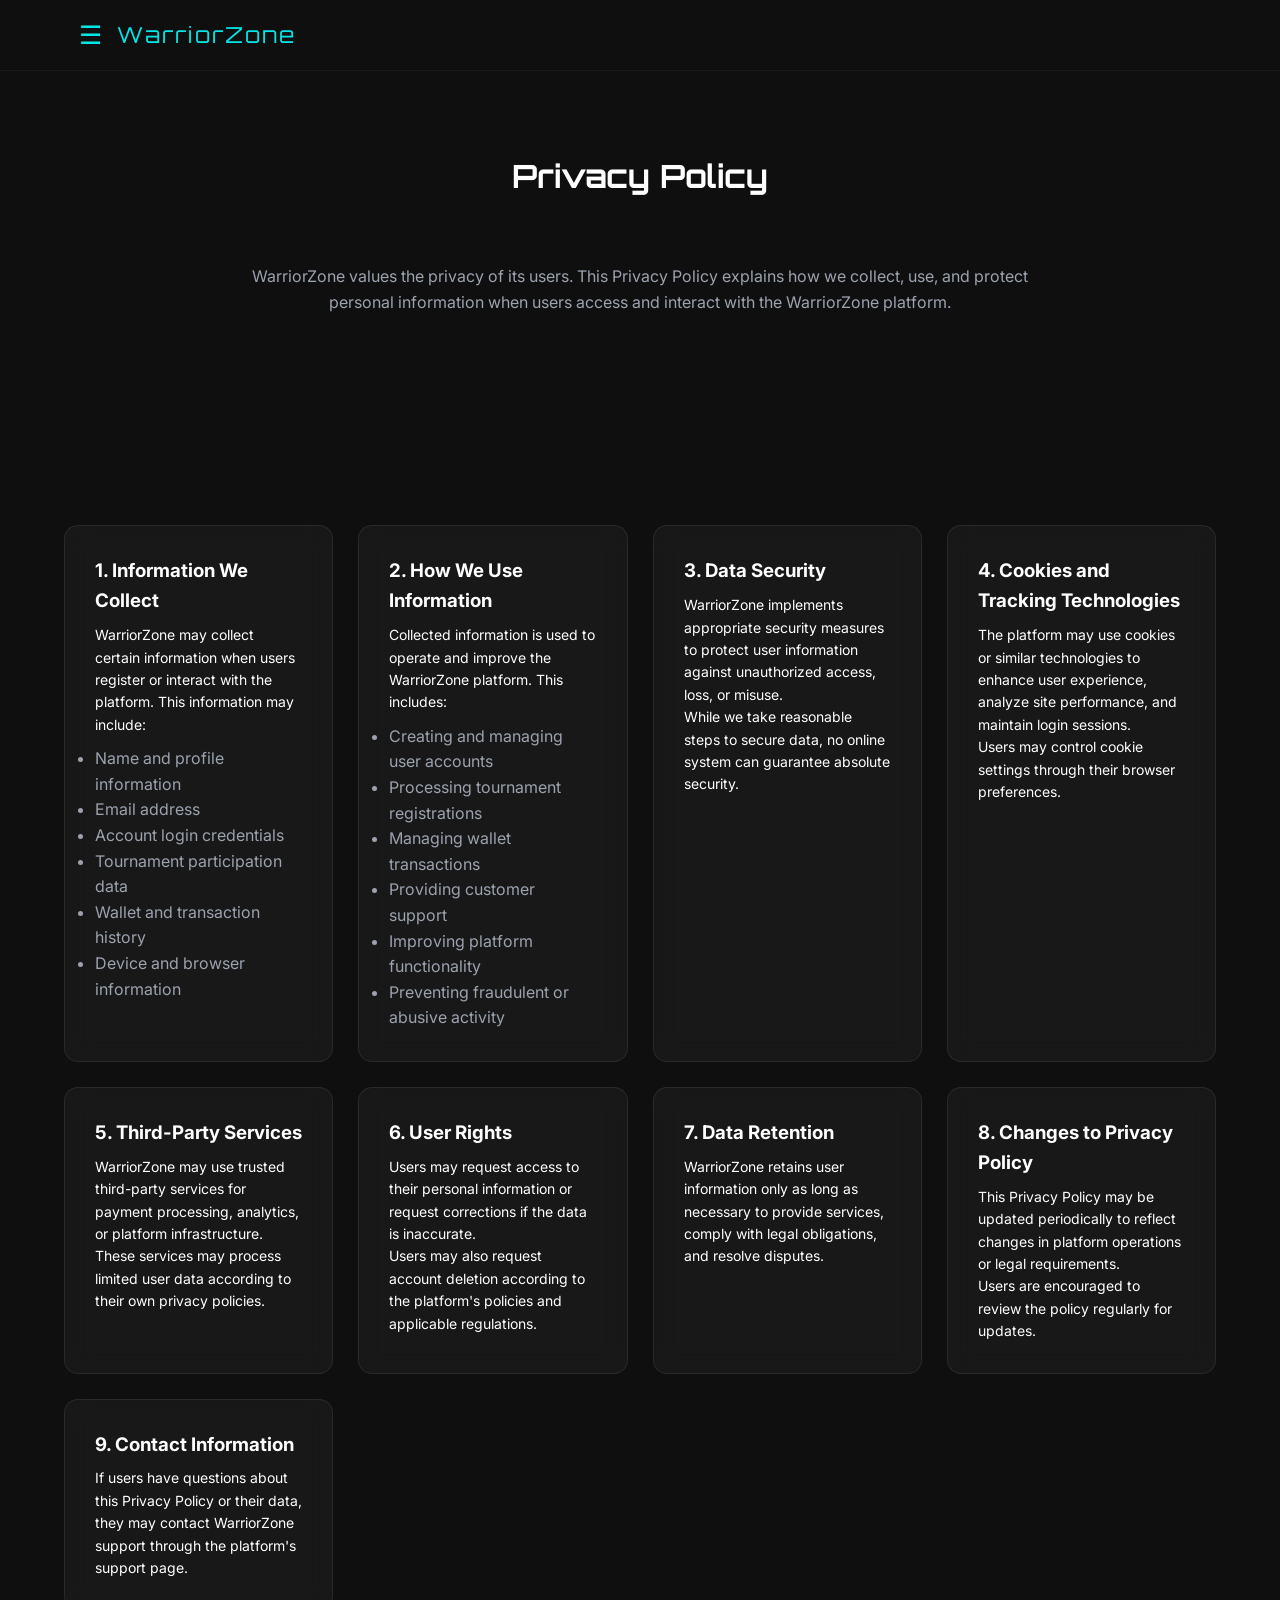
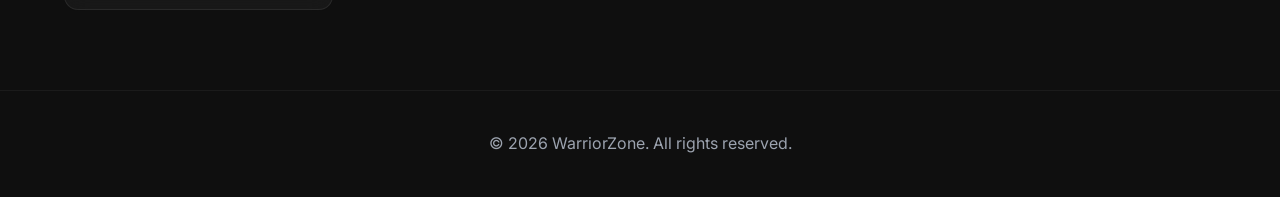
<file: pages/privacy.html>
<!DOCTYPE html>
<html lang="en">

<head>

<meta charset="UTF-8">
<meta name="viewport" content="width=device-width, initial-scale=1.0">

<title>Privacy Policy | WarriorZone</title>
<link rel="icon" href="../assets/favicon.png">

<link rel="stylesheet" href="../css/styles.css">

</head>

<body>

<!-- SIDEBAR -->

<div class="sidebar">

<a href="../index.html">Home</a>
<a href="about.html">About</a>
<a href="how-it-works.html">How It Works</a>
<a href="features.html">Features</a>
<a href="games.html">Games</a>
<a href="wallet.html">Wallet</a>
<a href="support.html">Support</a>
<a href="fairplay.html">Fair Play</a>
<a href="terms.html">Terms</a>
<a href="privacy.html">Privacy</a>
<a href="contact.html">Contact us</a>


</div>

<!-- NAVBAR -->

<nav class="navbar">

<div class="container nav-inner">

<div class="hamburger">&#9776;</div>

<!-- UPDATED LOGO -->
<div class="logo">
  <span class="logo-text">WarriorZone</span>
</div>

</div>

</nav>

<!-- PAGE HEADER -->

<section class="section">

<div class="container">

<h1 class="section-title">Privacy Policy</h1>

<p style="text-align:center;max-width:800px;margin:auto;color:#9ca3af;margin-bottom:50px;">
WarriorZone values the privacy of its users. This Privacy Policy explains
how we collect, use, and protect personal information when users access
and interact with the WarriorZone platform.
</p>

</div>

</section>

<!-- PRIVACY CONTENT -->

<section class="section">

<div class="container">

<div class="cards">

<!-- Information Collected -->
<div class="card">
<h3>1. Information We Collect</h3>
<p>
WarriorZone may collect certain information when users register
or interact with the platform. This information may include:
</p>

<ul style="color:#9ca3af;margin-top:10px;">
<li>Name and profile information</li>
<li>Email address</li>
<li>Account login credentials</li>
<li>Tournament participation data</li>
<li>Wallet and transaction history</li>
<li>Device and browser information</li>
</ul>
</div>

<!-- How Information is Used -->
<div class="card">
<h3>2. How We Use Information</h3>
<p>
Collected information is used to operate and improve the
WarriorZone platform. This includes:
</p>

<ul style="color:#9ca3af;margin-top:10px;">
<li>Creating and managing user accounts</li>
<li>Processing tournament registrations</li>
<li>Managing wallet transactions</li>
<li>Providing customer support</li>
<li>Improving platform functionality</li>
<li>Preventing fraudulent or abusive activity</li>
</ul>
</div>

<!-- Data Protection -->
<div class="card">
<h3>3. Data Security</h3>
<p>
WarriorZone implements appropriate security measures to protect
user information against unauthorized access, loss, or misuse.
</p>

<p>
While we take reasonable steps to secure data, no online system
can guarantee absolute security.
</p>
</div>

<!-- Cookies -->
<div class="card">
<h3>4. Cookies and Tracking Technologies</h3>
<p>
The platform may use cookies or similar technologies to enhance
user experience, analyze site performance, and maintain login
sessions.
</p>

<p>
Users may control cookie settings through their browser preferences.
</p>
</div>

<!-- Third Party Services -->
<div class="card">
<h3>5. Third-Party Services</h3>
<p>
WarriorZone may use trusted third-party services for payment
processing, analytics, or platform infrastructure.
</p>

<p>
These services may process limited user data according to their
own privacy policies.
</p>
</div>

<!-- User Rights -->
<div class="card">
<h3>6. User Rights</h3>
<p>
Users may request access to their personal information or request
corrections if the data is inaccurate.
</p>

<p>
Users may also request account deletion according to the platform's
policies and applicable regulations.
</p>
</div>

<!-- Data Retention -->
<div class="card">
<h3>7. Data Retention</h3>
<p>
WarriorZone retains user information only as long as necessary
to provide services, comply with legal obligations, and resolve
disputes.
</p>
</div>

<!-- Policy Updates -->
<div class="card">
<h3>8. Changes to Privacy Policy</h3>
<p>
This Privacy Policy may be updated periodically to reflect
changes in platform operations or legal requirements.
</p>

<p>
Users are encouraged to review the policy regularly for updates.
</p>
</div>

<!-- Contact -->
<div class="card">
<h3>9. Contact Information</h3>
<p>
If users have questions about this Privacy Policy or their data,
they may contact WarriorZone support through the platform's
support page.
</p>
</div>

</div>

</div>

</section>

<!-- FOOTER -->

<footer class="footer">

<div class="container">

<p>© 2026 WarriorZone. All rights reserved.</p>

</div>

</footer>

<script src="../js/script.js"></script>

</body>

</html>
</file>
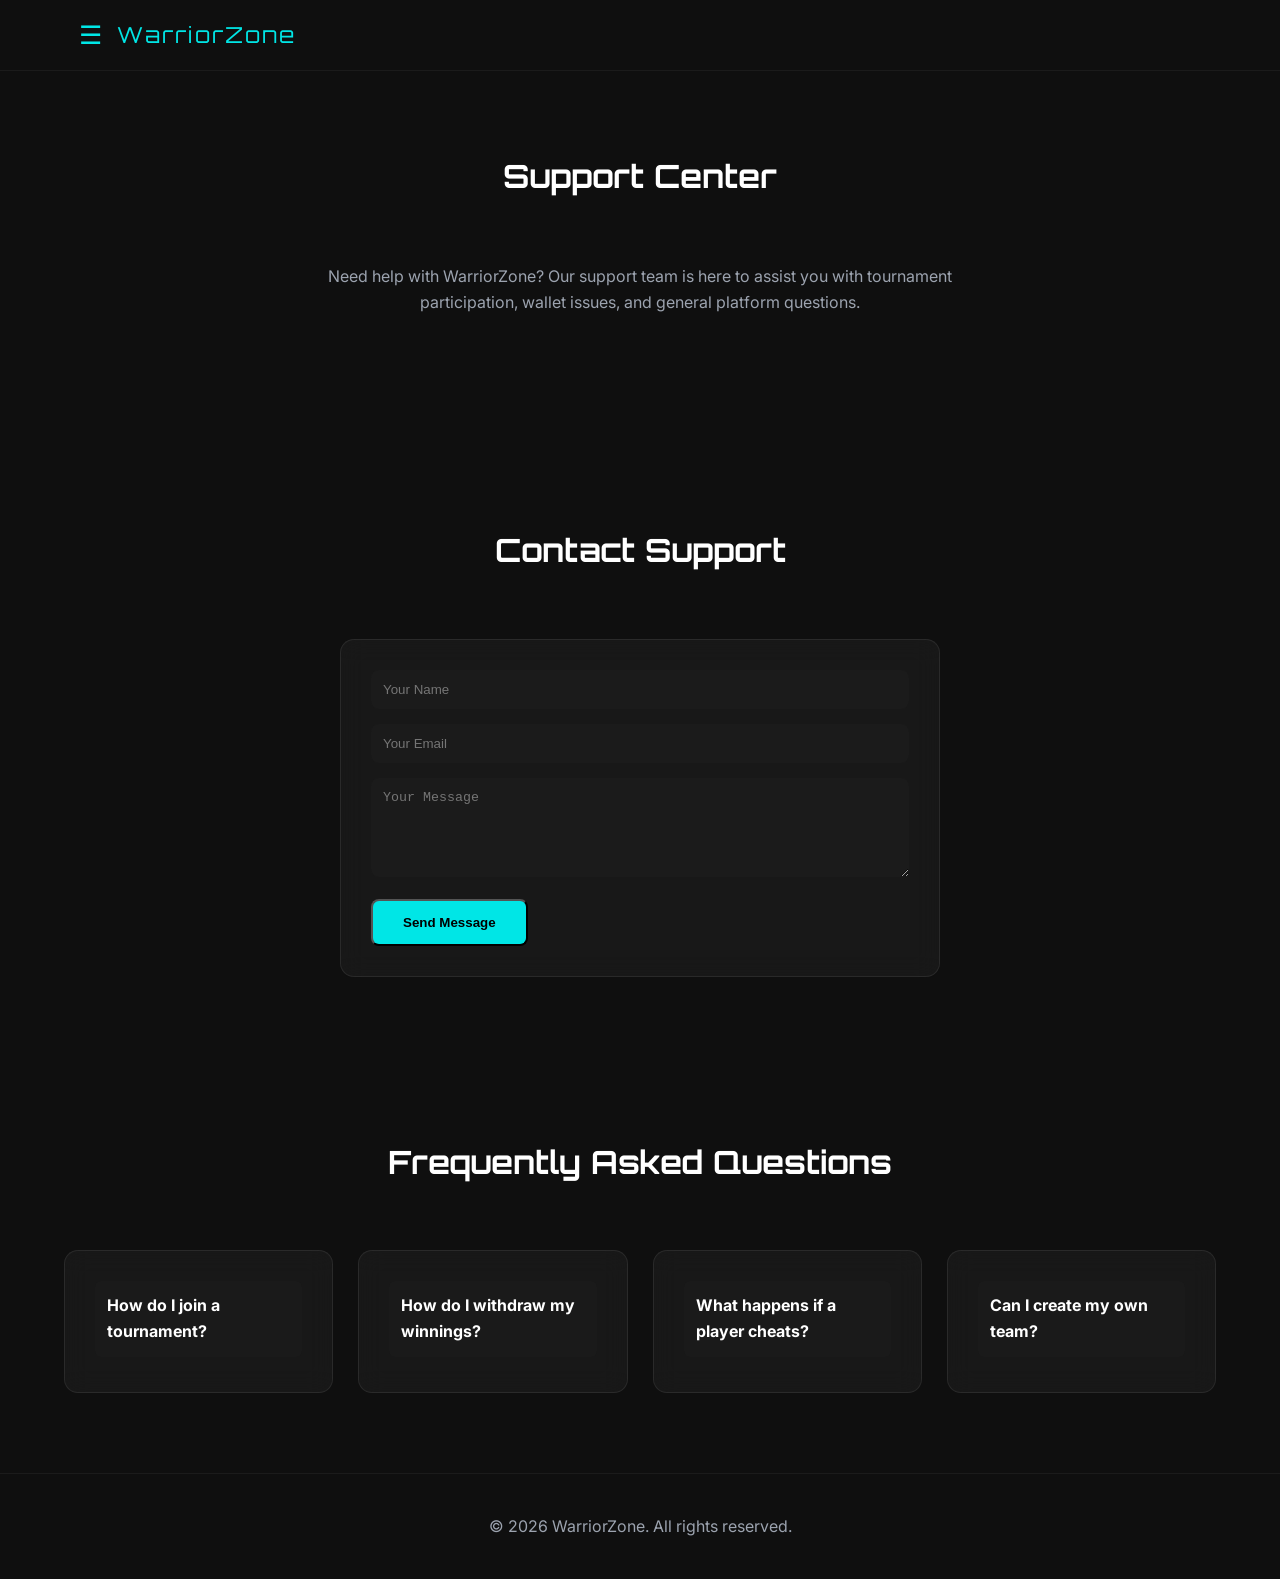
<file: pages/support.html>
<!DOCTYPE html>
<html lang="en">

<head>

<meta charset="UTF-8">
<meta name="viewport" content="width=device-width, initial-scale=1.0">

<title>Support | WarriorZone</title>
<link rel="icon" href="../assets/favicon.png">

<link rel="stylesheet" href="../css/styles.css">

</head>

<body>

<!-- SIDEBAR -->

<div class="sidebar">

<a href="../index.html">Home</a>
<a href="about.html">About</a>
<a href="how-it-works.html">How It Works</a>
<a href="features.html">Features</a>
<a href="games.html">Games</a>
<a href="wallet.html">Wallet</a>
<a href="support.html">Support</a>
<a href="fairplay.html">Fair Play</a>
<a href="terms.html">Terms</a>
<a href="privacy.html">Privacy</a>
<a href="contact.html">Contact us</a>

</div>

<!-- NAVBAR -->

<nav class="navbar">

<div class="container nav-inner">

<div class="hamburger">&#9776;</div>

<!-- UPDATED LOGO -->
<div class="logo">
  <span class="logo-text">WarriorZone</span>
</div>

</div>

</nav>

<!-- PAGE HEADER -->

<section class="section">

<div class="container">

<h1 class="section-title">Support Center</h1>

<p style="text-align:center;max-width:700px;margin:auto;color:#9ca3af;margin-bottom:50px;">
Need help with WarriorZone? Our support team is here to assist you with
tournament participation, wallet issues, and general platform questions.
</p>

</div>

</section>

<!-- CONTACT FORM -->

<section class="section">

<div class="container">

<h2 class="section-title">Contact Support</h2>

<div class="card" style="max-width:600px;margin:auto;">

<form>

<input type="text" placeholder="Your Name" required style="width:100%;padding:12px;margin-bottom:15px;border-radius:8px;border:none;">

<input type="email" placeholder="Your Email" required style="width:100%;padding:12px;margin-bottom:15px;border-radius:8px;border:none;">

<textarea placeholder="Your Message" rows="5" required style="width:100%;padding:12px;margin-bottom:15px;border-radius:8px;border:none;"></textarea>

<button class="btn" type="submit">Send Message</button>

</form>

</div>

</div>

</section>

<!-- FAQ SECTION -->

<section class="section">

<div class="container">

<h2 class="section-title">Frequently Asked Questions</h2>

<div class="cards">

<div class="card">
<div class="faq-question" style="cursor:pointer;font-weight:bold;">
How do I join a tournament?
</div>
<div class="faq-answer" style="display:none;margin-top:10px;color:#9ca3af;">
Players can browse available tournaments on the platform dashboard and
register their team by paying the required entry fee if applicable.
</div>
</div>

<div class="card">
<div class="faq-question" style="cursor:pointer;font-weight:bold;">
How do I withdraw my winnings?
</div>
<div class="faq-answer" style="display:none;margin-top:10px;color:#9ca3af;">
Players can request withdrawals through the wallet section. Withdrawals
are processed according to the platform's withdrawal policies.
</div>
</div>

<div class="card">
<div class="faq-question" style="cursor:pointer;font-weight:bold;">
What happens if a player cheats?
</div>
<div class="faq-answer" style="display:none;margin-top:10px;color:#9ca3af;">
WarriorZone enforces strict anti-cheat rules. Players found using cheats
or unfair advantages may be banned from tournaments or suspended.
</div>
</div>

<div class="card">
<div class="faq-question" style="cursor:pointer;font-weight:bold;">
Can I create my own team?
</div>
<div class="faq-answer" style="display:none;margin-top:10px;color:#9ca3af;">
Yes. Players can create teams, invite friends, and register their squad
for tournaments directly through the platform.
</div>
</div>

</div>

</div>

</section>

<!-- FOOTER -->

<footer class="footer">

<div class="container">

<p>© 2026 WarriorZone. All rights reserved.</p>

</div>

</footer>

<script src="../js/script.js"></script>

</body>

</html>
</file>
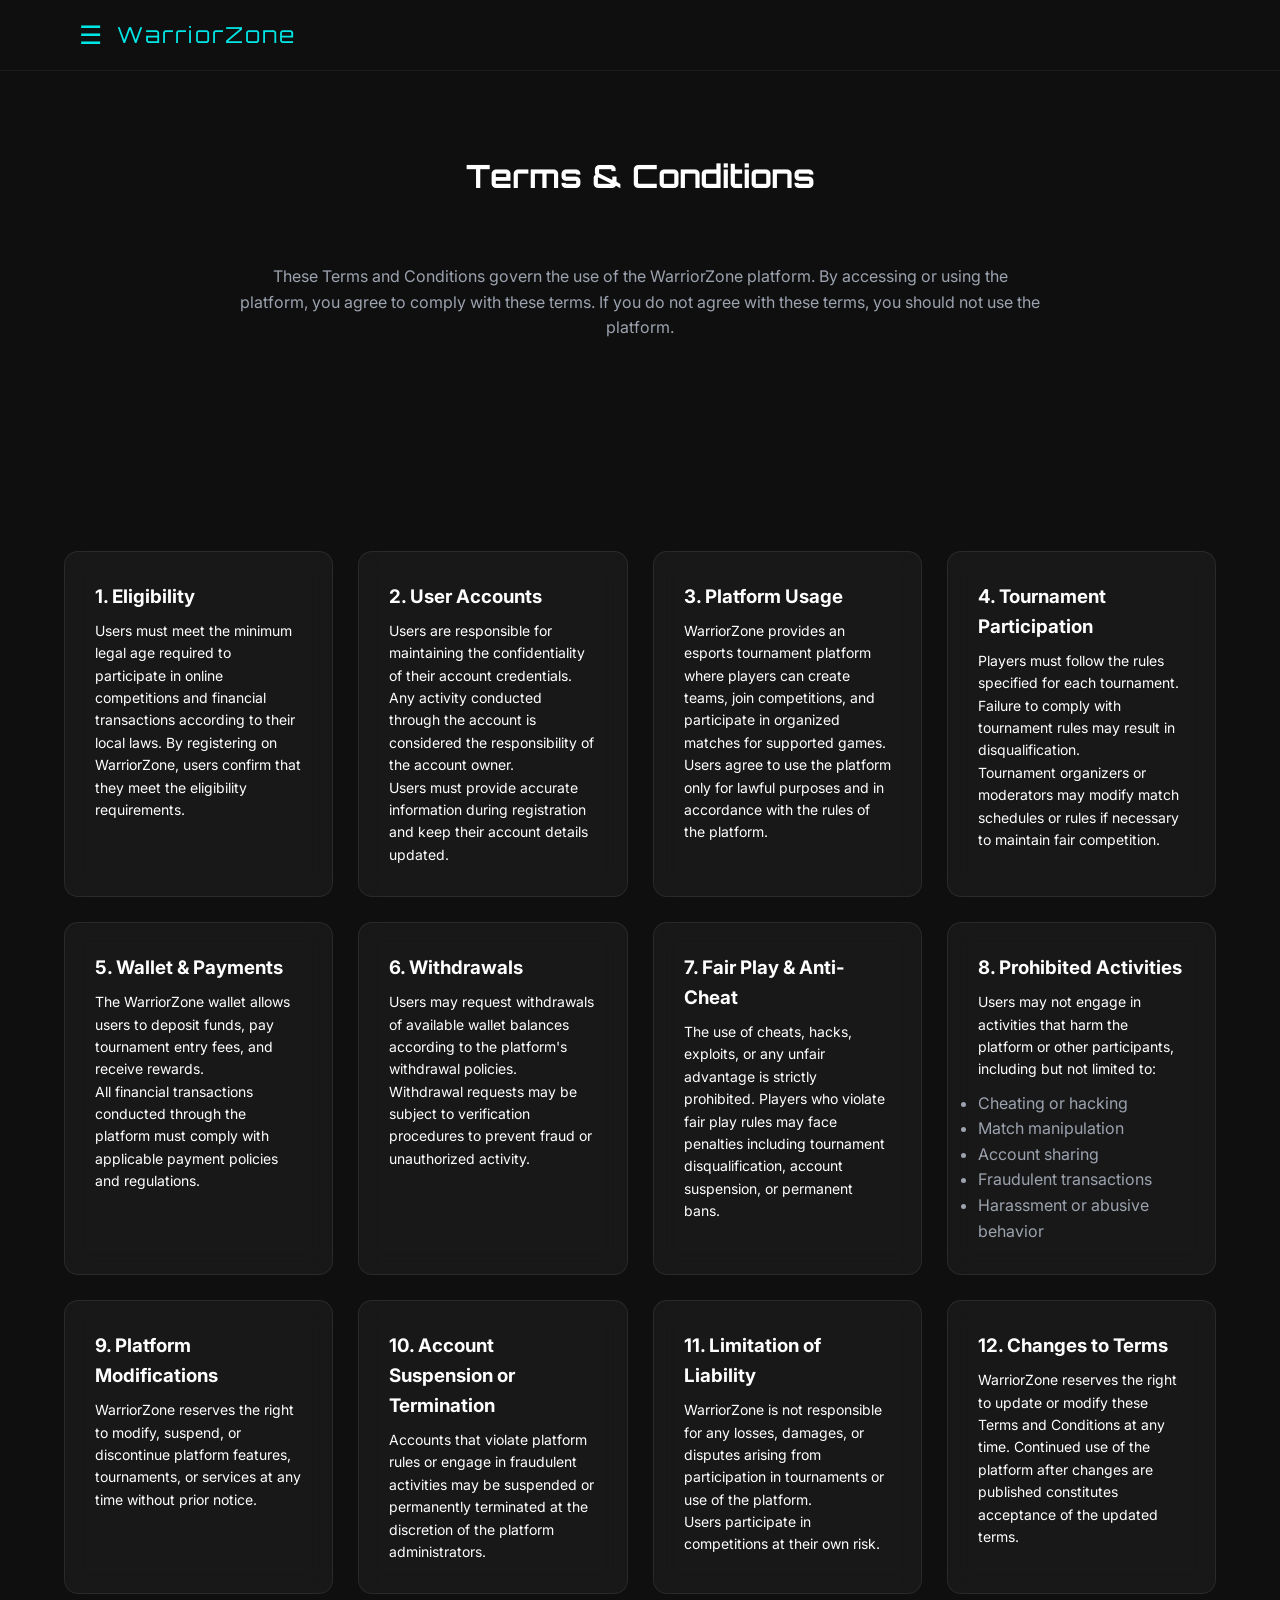
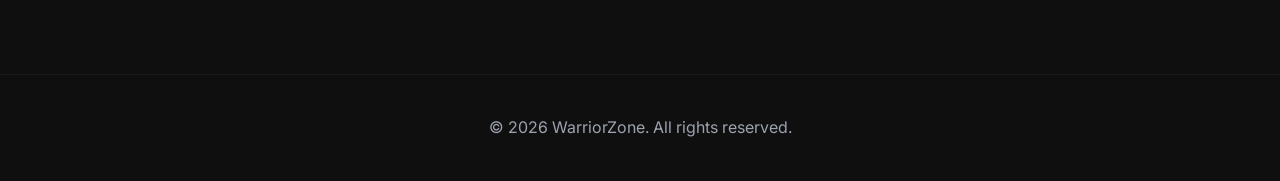
<file: pages/terms.html>
<!DOCTYPE html>
<html lang="en">

<head>

<meta charset="UTF-8">
<meta name="viewport" content="width=device-width, initial-scale=1.0">

<title>Terms & Conditions | WarriorZone</title>
<link rel="icon" href="../assets/favicon.png">

<link rel="stylesheet" href="../css/styles.css">

</head>

<body>

<!-- SIDEBAR -->

<div class="sidebar">

<a href="../index.html">Home</a>
<a href="about.html">About</a>
<a href="how-it-works.html">How It Works</a>
<a href="features.html">Features</a>
<a href="games.html">Games</a>
<a href="wallet.html">Wallet</a>
<a href="support.html">Support</a>
<a href="fairplay.html">Fair Play</a>
<a href="terms.html">Terms</a>
<a href="privacy.html">Privacy</a>
<a href="contact.html">Contact us</a>


</div>

<!-- NAVBAR -->
<nav class="navbar">

<div class="container nav-inner">

<div class="hamburger">&#9776;</div>

<!-- UPDATED LOGO -->
<div class="logo">
  <span class="logo-text">WarriorZone</span>
</div>

</div>

</nav>

<!-- HEADER -->

<section class="section">

<div class="container">

<h1 class="section-title">Terms & Conditions</h1>

<p style="text-align:center;max-width:800px;margin:auto;color:#9ca3af;margin-bottom:50px;">
These Terms and Conditions govern the use of the WarriorZone platform.
By accessing or using the platform, you agree to comply with these
terms. If you do not agree with these terms, you should not use the platform.
</p>

</div>

</section>

<!-- TERMS CONTENT -->

<section class="section">

<div class="container">

<div class="cards">

<!-- Eligibility -->
<div class="card">
<h3>1. Eligibility</h3>
<p>
Users must meet the minimum legal age required to participate in
online competitions and financial transactions according to their
local laws. By registering on WarriorZone, users confirm that
they meet the eligibility requirements.
</p>
</div>

<!-- Account Responsibility -->
<div class="card">
<h3>2. User Accounts</h3>
<p>
Users are responsible for maintaining the confidentiality of their
account credentials. Any activity conducted through the account
is considered the responsibility of the account owner.
</p>

<p>
Users must provide accurate information during registration and
keep their account details updated.
</p>
</div>

<!-- Platform Usage -->
<div class="card">
<h3>3. Platform Usage</h3>
<p>
WarriorZone provides an esports tournament platform where players
can create teams, join competitions, and participate in organized
matches for supported games.
</p>

<p>
Users agree to use the platform only for lawful purposes and in
accordance with the rules of the platform.
</p>
</div>

<!-- Tournament Participation -->
<div class="card">
<h3>4. Tournament Participation</h3>
<p>
Players must follow the rules specified for each tournament.
Failure to comply with tournament rules may result in
disqualification.
</p>

<p>
Tournament organizers or moderators may modify match schedules
or rules if necessary to maintain fair competition.
</p>
</div>

<!-- Wallet and Payments -->
<div class="card">
<h3>5. Wallet & Payments</h3>
<p>
The WarriorZone wallet allows users to deposit funds, pay
tournament entry fees, and receive rewards.
</p>

<p>
All financial transactions conducted through the platform must
comply with applicable payment policies and regulations.
</p>
</div>

<!-- Withdrawals -->
<div class="card">
<h3>6. Withdrawals</h3>
<p>
Users may request withdrawals of available wallet balances
according to the platform's withdrawal policies.
</p>

<p>
Withdrawal requests may be subject to verification procedures
to prevent fraud or unauthorized activity.
</p>
</div>

<!-- Fair Play -->
<div class="card">
<h3>7. Fair Play & Anti-Cheat</h3>
<p>
The use of cheats, hacks, exploits, or any unfair advantage
is strictly prohibited. Players who violate fair play rules
may face penalties including tournament disqualification,
account suspension, or permanent bans.
</p>
</div>

<!-- Prohibited Activities -->
<div class="card">
<h3>8. Prohibited Activities</h3>
<p>
Users may not engage in activities that harm the platform
or other participants, including but not limited to:
</p>

<ul style="color:#9ca3af;margin-top:10px;">
<li>Cheating or hacking</li>
<li>Match manipulation</li>
<li>Account sharing</li>
<li>Fraudulent transactions</li>
<li>Harassment or abusive behavior</li>
</ul>
</div>

<!-- Platform Modifications -->
<div class="card">
<h3>9. Platform Modifications</h3>
<p>
WarriorZone reserves the right to modify, suspend, or
discontinue platform features, tournaments, or services
at any time without prior notice.
</p>
</div>

<!-- Account Termination -->
<div class="card">
<h3>10. Account Suspension or Termination</h3>
<p>
Accounts that violate platform rules or engage in
fraudulent activities may be suspended or permanently
terminated at the discretion of the platform administrators.
</p>
</div>

<!-- Limitation of Liability -->
<div class="card">
<h3>11. Limitation of Liability</h3>
<p>
WarriorZone is not responsible for any losses, damages,
or disputes arising from participation in tournaments
or use of the platform.
</p>

<p>
Users participate in competitions at their own risk.
</p>
</div>

<!-- Changes to Terms -->
<div class="card">
<h3>12. Changes to Terms</h3>
<p>
WarriorZone reserves the right to update or modify these
Terms and Conditions at any time. Continued use of the
platform after changes are published constitutes acceptance
of the updated terms.
</p>
</div>

</div>

</div>

</section>

<!-- FOOTER -->

<footer class="footer">

<div class="container">

<p>© 2026 WarriorZone. All rights reserved.</p>

</div>

</footer>

<script src="../js/script.js"></script>

</body>

</html>
</file>
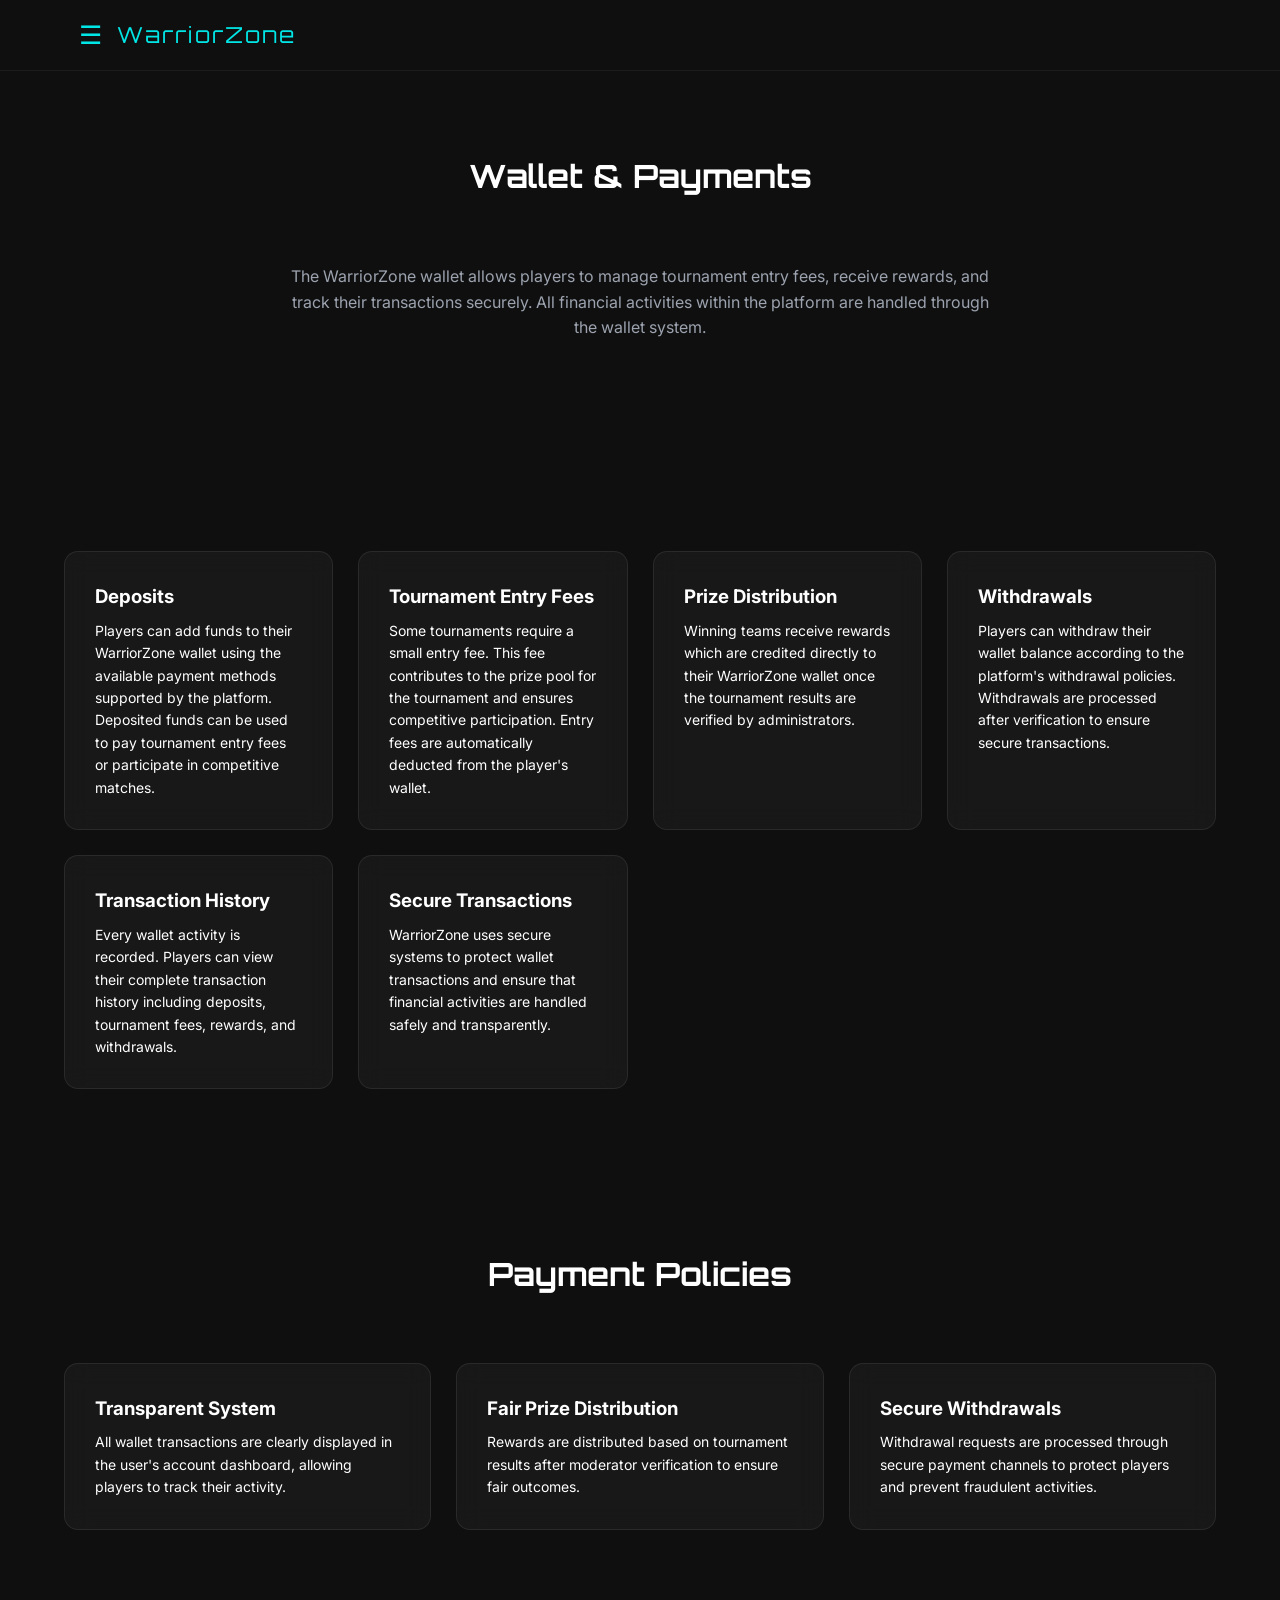
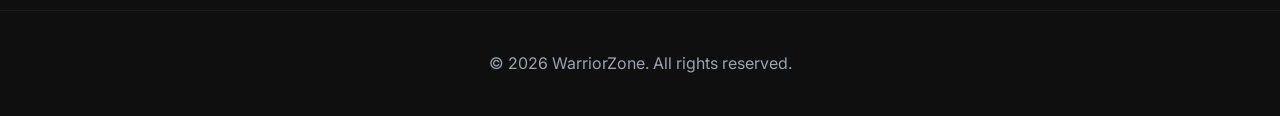
<file: pages/wallet.html>
<!DOCTYPE html>
<html lang="en">

<head>

<meta charset="UTF-8">
<meta name="viewport" content="width=device-width, initial-scale=1.0">

<title>Wallet | WarriorZone</title>
<link rel="icon" href="../assets/favicon.png">

<link rel="stylesheet" href="../css/styles.css">

</head>

<body>

<!-- SIDEBAR -->

<div class="sidebar">

<a href="../index.html">Home</a>
<a href="about.html">About</a>
<a href="how-it-works.html">How It Works</a>
<a href="features.html">Features</a>
<a href="games.html">Games</a>
<a href="wallet.html">Wallet</a>
<a href="support.html">Support</a>
<a href="fairplay.html">Fair Play</a>
<a href="terms.html">Terms</a>
<a href="privacy.html">Privacy</a>
<a href="contact.html">Contact us</a>


</div>

<!-- NAVBAR -->

<nav class="navbar">

<div class="container nav-inner">

<div class="hamburger">&#9776;</div>

<!-- UPDATED LOGO -->
<div class="logo">
  <span class="logo-text">WarriorZone</span>
</div>

</div>

</nav>

<!-- PAGE HEADER -->

<section class="section">

<div class="container">

<h1 class="section-title">Wallet & Payments</h1>

<p style="text-align:center;max-width:700px;margin:auto;color:#9ca3af;margin-bottom:50px;">
The WarriorZone wallet allows players to manage tournament entry fees,
receive rewards, and track their transactions securely. All financial
activities within the platform are handled through the wallet system.
</p>

</div>

</section>

<!-- WALLET FEATURES -->

<section class="section">

<div class="container">

<div class="cards">

<div class="card">
<h3>Deposits</h3>
<p>
Players can add funds to their WarriorZone wallet using the available
payment methods supported by the platform. Deposited funds can be
used to pay tournament entry fees or participate in competitive matches.
</p>
</div>

<div class="card">
<h3>Tournament Entry Fees</h3>
<p>
Some tournaments require a small entry fee. This fee contributes to
the prize pool for the tournament and ensures competitive participation.
Entry fees are automatically deducted from the player's wallet.
</p>
</div>

<div class="card">
<h3>Prize Distribution</h3>
<p>
Winning teams receive rewards which are credited directly to their
WarriorZone wallet once the tournament results are verified by
administrators.
</p>
</div>

<div class="card">
<h3>Withdrawals</h3>
<p>
Players can withdraw their wallet balance according to the platform's
withdrawal policies. Withdrawals are processed after verification
to ensure secure transactions.
</p>
</div>

<div class="card">
<h3>Transaction History</h3>
<p>
Every wallet activity is recorded. Players can view their complete
transaction history including deposits, tournament fees, rewards,
and withdrawals.
</p>
</div>

<div class="card">
<h3>Secure Transactions</h3>
<p>
WarriorZone uses secure systems to protect wallet transactions and
ensure that financial activities are handled safely and transparently.
</p>
</div>

</div>

</div>

</section>

<!-- PAYMENT POLICIES -->

<section class="section">

<div class="container">

<h2 class="section-title">Payment Policies</h2>

<div class="cards">

<div class="card">
<h3>Transparent System</h3>
<p>
All wallet transactions are clearly displayed in the user's account
dashboard, allowing players to track their activity.
</p>
</div>

<div class="card">
<h3>Fair Prize Distribution</h3>
<p>
Rewards are distributed based on tournament results after moderator
verification to ensure fair outcomes.
</p>
</div>

<div class="card">
<h3>Secure Withdrawals</h3>
<p>
Withdrawal requests are processed through secure payment channels
to protect players and prevent fraudulent activities.
</p>
</div>

</div>

</div>

</section>

<!-- FOOTER -->

<footer class="footer">

<div class="container">

<p>© 2026 WarriorZone. All rights reserved.</p>

</div>

</footer>

<script src="../js/script.js"></script>

</body>

</html>
</file>
<file: css/styles.css>
/* =========================
FONTS
========================= */
@import url('https://fonts.googleapis.com/css2?family=Orbitron:wght@500;700&family=Inter:wght@300;400;500;600&display=swap');


/* =========================
ROOT VARIABLES
========================= */
:root{
--primary:#00E6E6;
--accent:#00FFFF;

--bg-dark:#0F0F0F;
--bg-darker:#121212;

--card-bg:rgba(255,255,255,0.04);
--card-border:rgba(255,255,255,0.08);

--text:#ffffff;
--text-muted:#9ca3af;
}


/* =========================
GLOBAL
========================= */
*{
margin:0;
padding:0;
box-sizing:border-box;
}

html{
scroll-behavior:smooth;
}

body{
font-family:'Inter',sans-serif;
background:var(--bg-dark);
color:var(--text);
line-height:1.6;
}

a{
text-decoration:none;
color:inherit;
transition:0.25s;
}

.container{
width:90%;
max-width:1200px;
margin:auto;
}

.logo-text,
.hamburger{
user-select:none;
}


/* =========================
NAVBAR
========================= */
.navbar{
position:sticky;
top:0;
width:100%;
background:#0F0F0F;
z-index:1000;
border-bottom:1px solid rgba(255,255,255,0.05);
}

.nav-inner{
display:flex;
align-items:center;
gap:15px; /* space between hamburger & text */
height:70px;
padding:0 15px;
}


.hamburger{
font-size:26px;
cursor:pointer;
color:var(--primary);
transition:0.25s;
}

.hamburger:hover{
transform:scale(1.1);
}


/* =========================
LOGO (FINAL CLEAN)
========================= */
.logo{
display:flex;
align-items:center;
gap:10px;
cursor:pointer;
}

.logo-text{
font-family:'Orbitron',sans-serif;
font-size:22px;
letter-spacing:2px;
color:var(--primary);
transition:all 0.3s ease;
}

/* CLEAN HOVER */
.logo:hover .logo-img{
transform:scale(1.08);
filter:drop-shadow(0 0 8px rgba(0,230,230,0.7));
}

.logo:hover .logo-text{
color:var(--accent);
text-shadow:0 0 6px rgba(0,230,230,0.6);
}


/* =========================
SIDEBAR
========================= */
.sidebar{
position:fixed;
top:0;
left:-260px;
width:260px;
height:100%;
background:#080808;
padding:60px 25px;
transition:0.35s ease;
z-index:2000;
display:flex;
flex-direction:column;
border-right:1px solid rgba(255,255,255,0.05);
}

.sidebar.active{
left:0;
}

.sidebar a{
display:block;
padding:12px 10px;
margin:6px 0;
font-weight:500;
color:var(--text-muted);
position:relative;
border-radius:6px;
transition:0.25s;
}

.sidebar a:hover{
color:var(--primary);
background:rgba(0,230,230,0.08);
transform:translateX(6px);
}

.sidebar a::before{
content:"";
position:absolute;
left:0;
top:50%;
transform:translateY(-50%);
width:3px;
height:0%;
background:var(--primary);
transition:0.25s;
}

.sidebar a:hover::before{
height:70%;
}


/* =========================
OVERLAY
========================= */
.overlay{
position:fixed;
top:0;
left:0;
width:100%;
height:100%;
background:rgba(0,0,0,0.6);
backdrop-filter:blur(3px);
opacity:0;
pointer-events:none;
transition:0.3s;
z-index:1500;
}

.overlay.active{
opacity:1;
pointer-events:all;
}


/* =========================
HERO
========================= */
.hero{
padding:120px 0;
text-align:center;
}

.hero h1{
font-family:'Orbitron',sans-serif;
font-size:54px;
margin-bottom:20px;
}

.hero p{
max-width:650px;
margin:auto;
color:var(--text-muted);
margin-bottom:40px;
}


/* =========================
BUTTONS
========================= */
.btn{
display:inline-block;
padding:14px 30px;
border-radius:8px;
font-weight:600;
background:var(--primary);
color:#000;
transition:0.3s;
}

.btn:hover{
transform:translateY(-3px) scale(1.05);
box-shadow:
0 0 8px var(--primary),
0 0 18px var(--primary),
0 0 35px var(--accent);
}


/* =========================
SECTIONS
========================= */
.section{
padding:80px 0;
}

.section-title{
text-align:center;
margin-bottom:50px;
font-family:'Orbitron',sans-serif;
font-size:32px;
position:relative;
}

.section-title::after{
content:"";
display:block;
width:0%;
height:2px;
margin:10px auto 0;
background:var(--primary);
transition:0.5s;
}

.section-title.reveal.active::after{
width:80px;
}


/* =========================
CARDS
========================= */
.cards{
display:grid;
grid-template-columns:repeat(auto-fit,minmax(250px,1fr));
gap:25px;
}

.card{
padding:30px;
border-radius:14px;
background:var(--card-bg);
border:1px solid var(--card-border);
backdrop-filter:blur(12px);
transition:0.35s;
}

.card:hover{
transform:translateY(-12px) scale(1.03);
box-shadow:
0 15px 40px rgba(0,0,0,0.7),
0 0 20px rgba(0,230,230,0.3);
border-color:rgba(0,230,230,0.3);
}

.card h3{
margin-bottom:8px;
}

.card p{
font-size:14px;
}


/* =========================
CONTACT PAGE
========================= */
.contact-grid{
display:grid;
grid-template-columns:repeat(auto-fit,minmax(250px,1fr));
gap:25px;
margin-top:40px;
}

.contact-card{
background:rgba(255,255,255,0.03);
padding:30px;
border-radius:14px;
text-align:center;
border:1px solid rgba(255,255,255,0.06);
transition:0.35s;
position:relative;
overflow:hidden;
}

.contact-card:hover{
transform:translateY(-10px) scale(1.04);
box-shadow:
0 10px 40px rgba(0,0,0,0.7),
0 0 20px rgba(0,230,230,0.25);
}

.contact-icon svg{
width:40px;
height:40px;
stroke:var(--primary);
transition:0.3s;
}

.contact-card:hover .contact-icon svg{
stroke:var(--accent);
transform:scale(1.2);
}

.contact-title{
font-size:20px;
font-weight:600;
margin-top:10px;
}

.contact-info{
color:var(--text-muted);
font-size:14px;
}

.contact-btn{
display:inline-block;
margin-top:15px;
padding:10px 22px;
border-radius:8px;
background:var(--primary);
color:#000;
font-weight:600;
transition:0.3s;
}

.contact-btn:hover{
transform:scale(1.08);
background:var(--accent);
box-shadow:0 0 12px var(--primary);
}


/* =========================
FORMS
========================= */
input, textarea{
width:100%;
padding:14px;
margin-bottom:16px;
border-radius:8px;
border:none;
background:#1b1b1b;
color:white;
}


/* =========================
FAQ
========================= */
.faq-question{
padding:12px;
background:#1a1a1a;
border-radius:6px;
cursor:pointer;
margin-bottom:5px;
}

.faq-answer{
display:none;
padding:10px;
color:var(--text-muted);
}


/* =========================
FOOTER
========================= */
.footer{
padding:40px 0;
border-top:1px solid rgba(255,255,255,0.05);
text-align:center;
color:var(--text-muted);
}


/* =========================
ANIMATIONS
========================= */
.reveal{
opacity:0;
transform:translateY(40px);
transition:0.8s ease;
}

.reveal.active{
opacity:1;
transform:translateY(0);
}


/* =========================
RESPONSIVE
========================= */
@media(max-width:768px){

.hero h1{
font-size:38px;
}

.logo-text{
font-size:20px;
}

.nav-inner{
height:60px;
}

}
</file>
